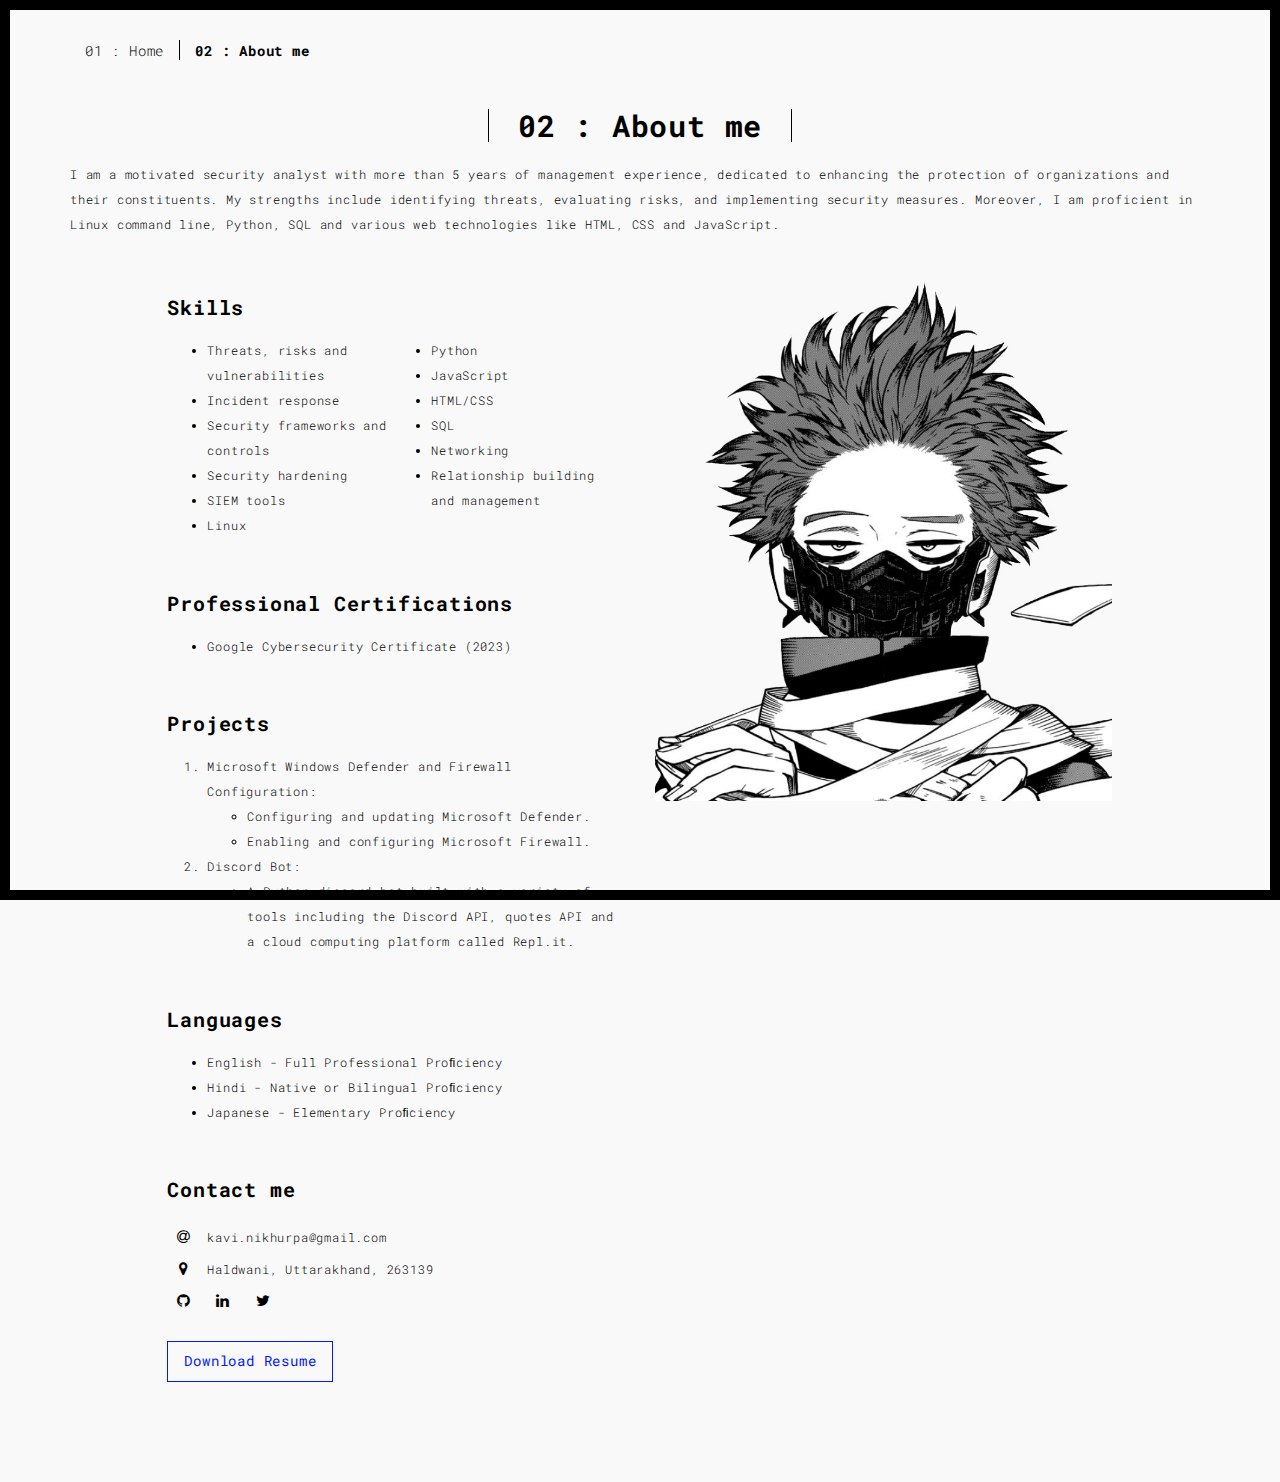
<file: about.html>
<!DOCTYPE html>
<html lang="en">

<head>
  <meta charset="UTF-8">
  <meta content="IE=edge" http-equiv="X-UA-Compatible">
  <meta content="width=device-width,initial-scale=1" name="viewport">
  <meta content="description" name="description">
  <meta name="google" content="notranslate" />

  <!-- Disable tap highlight on IE -->
  <meta name="msapplication-tap-highlight" content="no">

  <title>About</title>

  <link href="./assets/styles.css" rel="stylesheet">
</head>

<body class="">
  <div id="site-border-left"></div>
  <div id="site-border-right"></div>
  <div id="site-border-top"></div>
  <div id="site-border-bottom"></div>
  <!-- Add your content of header -->
  <header>
    <nav class="navbar  navbar-fixed-top navbar-default">
      <div class="container">
        <button type="button" class="navbar-toggle collapsed" data-toggle="collapse" data-target="#navbar-collapse"
          aria-expanded="false">
          <span class="sr-only">Toggle navigation</span>
          <span class="icon-bar"></span>
          <span class="icon-bar"></span>
          <span class="icon-bar"></span>
        </button>

        <div class="collapse navbar-collapse" id="navbar-collapse">
          <ul class="nav navbar-nav ">
            <li><a href="./index.html" title="">01 : Home</a></li>
            <!-- <li><a href="./work.html" title="">02 : Works</a></li> -->
            <li><a href="./about.html" title="">02 : About me</a></li>
          </ul>
        </div>
      </div>
    </nav>
  </header>

  <div class="section-container">
    <div class="container">
      <div class="row">
        <div class="col-xs-12">
          <div class="section-container-spacer text-center">
            <h1 class="h2">02 : About me</h1>
            <p class="text-justify">I am a motivated security analyst with more than 5 years of management experience,
              dedicated to enhancing the protection of organizations and their constituents. My strengths include
              identifying threats, evaluating risks, and implementing security measures. Moreover, I am proficient in
              Linux command line, Python, SQL and various web technologies like HTML, CSS and JavaScript.</p>
          </div>

          <div class="row">
            <div class="col-md-10 col-md-offset-1">
              <div class="row">
                <div class="col-xs-12 col-md-6">
                  <h3>Skills</h3>
                  <ul class="row">
                    <div class="col-xs-6">
                      <li>Threats, risks and vulnerabilities</li>
                      <li>Incident response</li>
                      <li>Security frameworks and controls</li>
                      <li>Security hardening</li>
                      <li>SIEM tools</li>
                      <li>Linux</li>
                    </div>
                    <div class="col-xs-6">
                      <li>Python</li>
                      <li>JavaScript</li>
                      <li>HTML/CSS</li>
                      <li>SQL</li>
                      <li>Networking</li>
                      <li>Relationship building and management</li>
                    </div>
                  </ul>
                  <br>
                  <h3>Professional Certifications</h3>
                  <ul>
                    <li>Google Cybersecurity Certificate (2023)</li>
                  </ul>
                  <br>
                  <h3>Projects</h3>
                  <ol>
                    <li>Microsoft Windows Defender and Firewall Configuration:
                      <ul>
                        <li>Configuring and updating Microsoft Defender.</li>
                        <li>Enabling and configuring Microsoft Firewall.</li>
                      </ul>
                    </li>
                    <li><a href="https://github.com/knikhurpa/discord-bot" target="_blank">Discord Bot:</a>
                      <ul>
                        <li>A Python discord bot built with a variety of tools including the Discord API, quotes API and
                          a cloud computing platform called Repl.it.</li>
                      </ul>
                    </li>
                  </ol>
                  <br>
                  <h3>Languages</h3>
                  <ul>
                    <li>English - Full Professional Proﬁciency</li>
                    <li>Hindi - Native or Bilingual Proﬁciency</li>
                    <li>Japanese - Elementary Proﬁciency</li>
                  </ul>
                  <br>
                  <!-- <h3>Interests</h3>
                  <ul>
                    <li>Learning languages</li>
                    <li>Playing guitar</li>
                    <li>Blogging</li>
                    <li>Mountain biking</li>
                  </ul>
                  <br> -->
                  <h3>Contact me</h3>
                  <ul class="list-unstyled">
                    <!-- <li>
                      <span class="fa-icon">
                        <i class="fa fa-phone" aria-hidden="true"></i>
                      </span>
                      + 33 9 07 45 12 65
                    </li> -->
                    <li>
                      <span class="fa-icon">
                        <i class="fa fa-at" aria-hidden="true"></i>
                      </span>
                      kavi.nikhurpa@gmail.com
                    </li>
                    <li>
                      <span class="fa-icon">
                        <i class="fa fa fa-map-marker" aria-hidden="true"></i>
                      </span>
                      Haldwani, Uttarakhand, 263139
                    </li>
                    <li>
                      <!-- social media links -->
                      <a href="https://github.com/knikhurpa" title="" class="fa-icon" target="_blank">
                        <i class="fa fa-github"></i>
                      </a>
                      <a href="https://www.linkedin.com/in/knikhurpa/" title="" class="fa-icon" target="_blank">
                        <i class="fa fa-linkedin"></i>
                      </a>
                      <a href="https://twitter.com/_pajama_samurai" title="" class="fa-icon" target="_blank">
                        <i class="fa fa-twitter"></i>
                      </a>
                    </li>
                    <br>
                    <li>
                      <a href="./assets/resume.pdf" class="btn btn-primary btn-lg" target="_blank">Download Resume</a>
                    </li>
                  </ul>

                </div>
                <div class="col-xs-12 col-md-6">
                  <img src="./assets/images/profile.jpg" class="img-responsive" alt="">
                </div>
              </div>
            </div>
          </div>


        </div>
      </div>
    </div>
  </div>


  <footer class="footer-container text-center">
    <div class="container">
      <div class="row">
        <div class="col-xs-12">
          <!-- <p>Dummy text</p> -->
        </div>
      </div>
    </div>
  </footer>

  <script>
    document.addEventListener("DOMContentLoaded", function (event) {
      navActivePage();
    });
  </script>

  <!-- Google Analytics: change UA-XXXXX-X to be your site's ID 

<script>
  (function (i, s, o, g, r, a, m) {
    i['GoogleAnalyticsObject'] = r; i[r] = i[r] || function () {
      (i[r].q = i[r].q || []).push(arguments)
    }, i[r].l = 1 * new Date(); a = s.createElement(o),
      m = s.getElementsByTagName(o)[0]; a.async = 1; a.src = g; m.parentNode.insertBefore(a, m)
  })(window, document, 'script', '//www.google-analytics.com/analytics.js', 'ga');
  ga('create', 'UA-XXXXX-X', 'auto');
  ga('send', 'pageview');
</script>

-->
  <script type="text/javascript" src="./assets/script.js"></script>
</body>

</html>
</file>
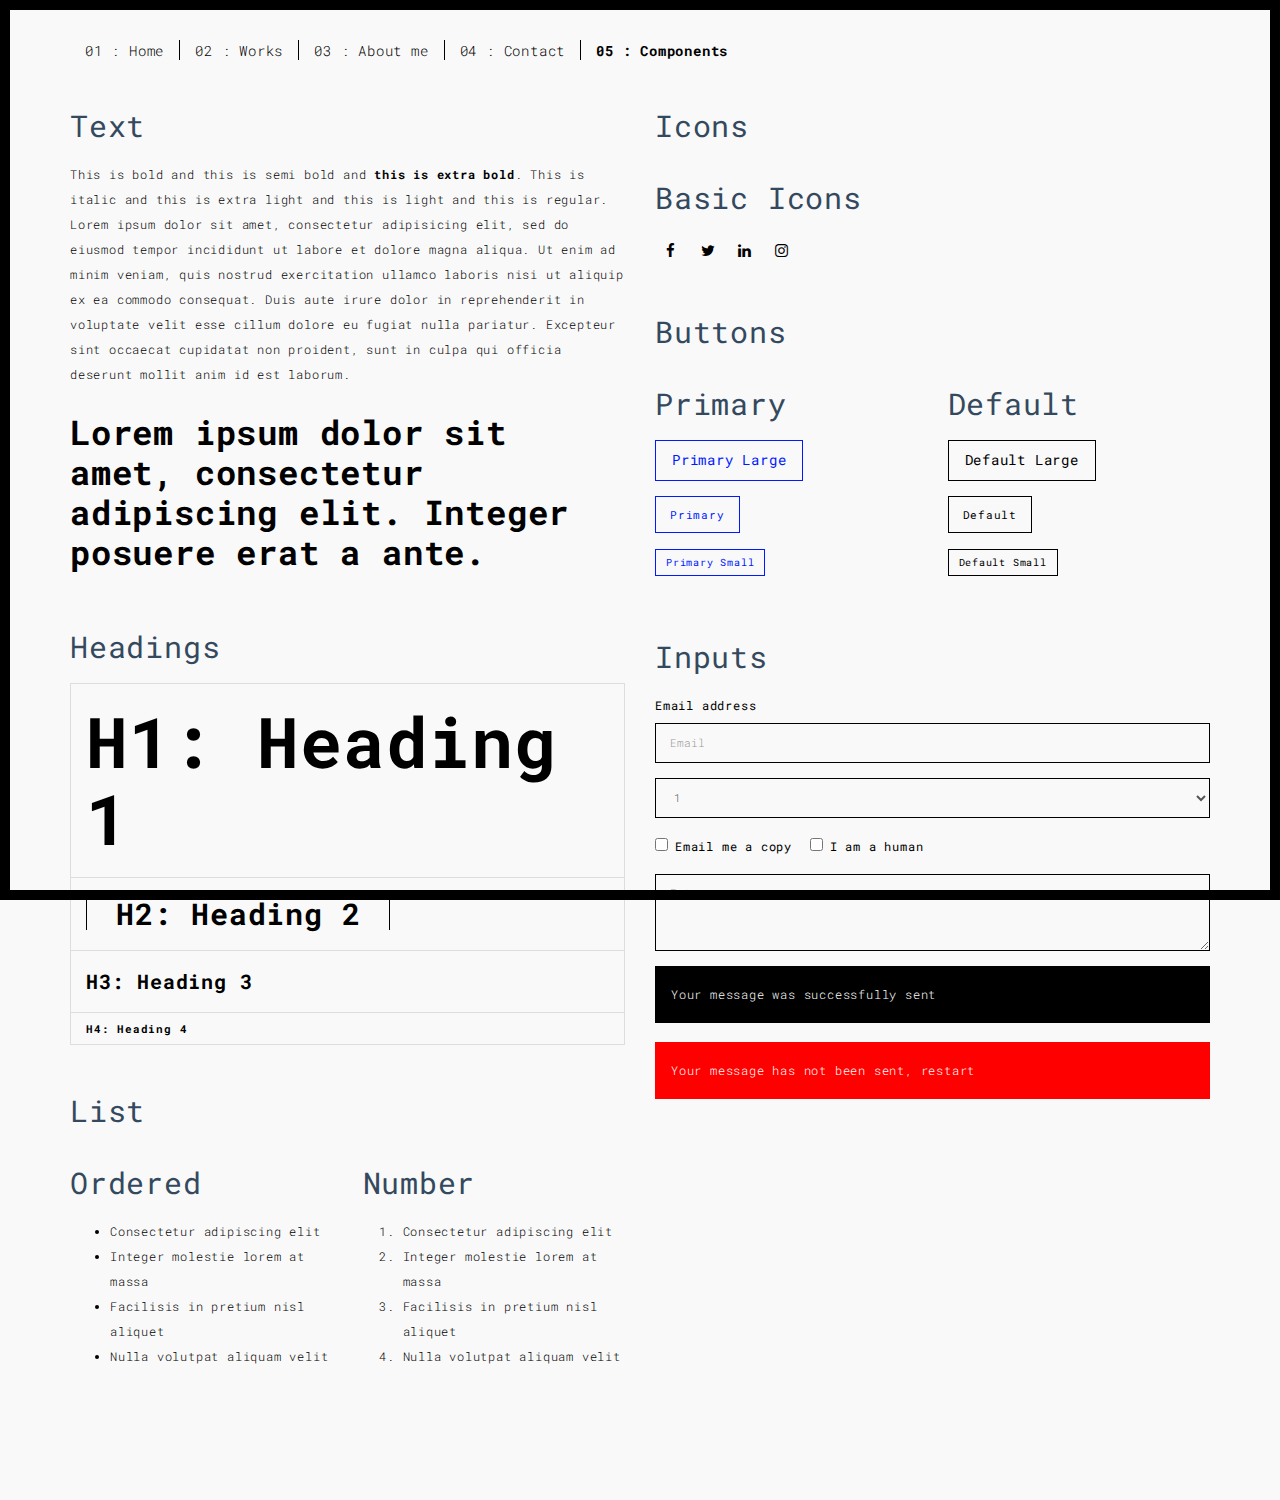
<file: components.html>
<!DOCTYPE html>
<html lang="en">

<head>
  <meta charset="UTF-8">
  <meta content="IE=edge" http-equiv="X-UA-Compatible">
  <meta content="width=device-width,initial-scale=1" name="viewport">
  <meta content="description" name="description">
  <meta name="google" content="notranslate" />

  <!-- Disable tap highlight on IE -->
  <meta name="msapplication-tap-highlight" content="no">
  
  <title>Title page</title>  

<link href="./assets/styles.css" rel="stylesheet"></head>

<body class="">
<div id="site-border-left"></div>
<div id="site-border-right"></div>
<div id="site-border-top"></div>
<div id="site-border-bottom"></div>
 <!-- Add your content of header -->
<header>
  <nav class="navbar  navbar-fixed-top navbar-default">
    <div class="container">
        <button type="button" class="navbar-toggle collapsed" data-toggle="collapse" data-target="#navbar-collapse" aria-expanded="false">
          <span class="sr-only">Toggle navigation</span>
          <span class="icon-bar"></span>
          <span class="icon-bar"></span>
          <span class="icon-bar"></span>
        </button>

      <div class="collapse navbar-collapse" id="navbar-collapse">
        <ul class="nav navbar-nav ">
          <li><a href="./index.html" title="">01 : Home</a></li>
          <li><a href="./works.html" title="">02 : Works</a></li>
          <li><a href="./about.html" title="">03 : About me</a></li>
          <li><a href="./contact.html" title="">04 : Contact</a></li>
          <li><a href="./components.html" title="">05 : Components</a></li>
        </ul>


      </div> 
    </div>
  </nav>
</header>

<div class="section-container">
  
<!-- Add your site or app content here -->
  <div class="container">
    <div class="row">
      <div class="col-xs-12 col-md-6">

        <div class="template-example">
          <h2 class="template-title-example">Text</h2>
          <p>This is bold and this is semi bold and <b>this is extra bold</b>. This is italic and this is extra light and this is light
          and this is regular. Lorem ipsum dolor sit amet, consectetur adipisicing elit, sed do eiusmod
          tempor incididunt ut labore et dolore magna aliqua. Ut enim ad minim veniam,
          quis nostrud exercitation ullamco laboris nisi ut aliquip ex ea commodo
          consequat. Duis aute irure dolor in reprehenderit in voluptate velit esse
          cillum dolore eu fugiat nulla pariatur. Excepteur sint occaecat cupidatat non
          proident, sunt in culpa qui officia deserunt mollit anim id est laborum.

          <blockquote>
            <p>Lorem ipsum dolor sit amet, consectetur adipiscing elit. Integer posuere erat a ante.</p>
          </blockquote>
          
          </p>
        </div>

        <div class="template-example">
          <h2 class="template-title-example">Headings</h2>
          
          <table class="table table-bordered">
            <tr><td><h1>H1: Heading 1</h1></td></tr>
            <tr><td><h2>H2: Heading 2</h2></td></tr>
            <tr><td><h3>H3: Heading 3</h3></td></tr>
            <tr><td><h4>H4: Heading 4</h4></td></tr>
          </table>
          
        </div>

        
        <div class="template-example">
          <h2 class="template-title-example">List</h2>
          <div class="row">
            <div class="col-md-6">
              <h3 class="template-title-example">Ordered</h3>
              <ul>
                <li>Consectetur adipiscing elit</li>
                <li>Integer molestie lorem at massa</li>
                <li>Facilisis in pretium nisl aliquet</li>
                <li>Nulla volutpat aliquam velit</li>
              </ul>
            </div>
            <div class="col-md-6">
              <h3 class="template-title-example">Number</h3>
              <ol>
                <li>Consectetur adipiscing elit</li>
                <li>Integer molestie lorem at massa</li>
                <li>Facilisis in pretium nisl aliquet</li>
                <li>Nulla volutpat aliquam velit</li>
              </ol>
            </div>
          </div>
        </div>
        
      </div>

      <div class="col-xs-12 col-md-6">
        <div class="template-example">
          <h2 class="template-title-example">Icons</h2>
          
          <div class="row">
            
            <div class="col-md-6">
               <h3 class="template-title-example">Basic Icons</h2>
                <ul class="list-icons">
                  <li>
                    <span class="fa-icon">
                      <i class="fa fa-facebook"></i>
                    </span>
                  </li>
                  <li>
                    <span class="fa-icon">
                      <i class="fa fa-twitter"></i>
                    </span>
                  </li>
                  <li>
                    <span class="fa-icon">
                      <i class="fa fa-linkedin"></i>
                    </span>
                  </li>
                  <li>
                    <span class="fa-icon">
                      <i class="fa fa-instagram"></i>
                    </span>
                  </li>
                </ul>
            </div>

          </div>


          


        </div>

        <div class="template-example">
          <h2 class="template-title-example">Buttons</h2>
          <div class="row">
            <div class="col-md-6">
              <h3 class="template-title-example">Primary</h2>
              <div class="row">
                  <div class="col-md-6">
                  <p><a href="" class="btn btn-primary btn-lg">Primary Large</a></p>
                  <p><a href="" class="btn btn-primary">Primary </a></p>
                  <p><a href="" class="btn btn-primary btn-sm">Primary Small</a></p>
                </div>
              </div>

              
            </div>

            <div class="col-md-6">
              <h3 class="template-title-example">Default</h2>
              <div class="row">
                  <div class="col-md-6">
                  <p><a href="" class="btn btn-default btn-lg">Default Large</a></p>
                  <p><a href="" class="btn btn-default">Default </a></p>
                  <p><a href="" class="btn btn-default btn-sm">Default Small</a></p>
                </div>
              </div>

            </div>
          </div>
        </div>
        
        <div class="template-example">
          <h2 class="template-title-example">Inputs</h2>

            <div class="form-group">
              <label for="exampleInputEmail1">Email address</label>
              <input type="email" class="form-control" id="exampleInputEmail1" placeholder="Email">
            </div>

            <div class="form-group">
              <select class="form-control">
                <option>1</option>
                <option>2</option>
                <option>3</option>
                <option>4</option>
                <option>5</option>
              </select>
            </div>

            <div class="form-group">
              <label class="checkbox-inline">
                <input 
                type="checkbox" id="inlineCheckbox1" value="option1"> Email me a copy
              </label>
              <label class="checkbox-inline">
                <input type="checkbox" id="inlineCheckbox2" value="option2"> I am a human
              </label>
            </div>

            <div class="form-group">
              <textarea class="form-control" rows="3" placeholder="Enter your message"></textarea>
            </div>
            
            <div class="alert alert-success" role="alert">Your message was successfully sent</div>
            <div class="alert alert-danger" role="alert">Your message has not been sent, restart</div>
        </div>




      </div>
    </div>
  </div>
</div>

<footer class="footer-container text-center">
  <div class="container">
    <div class="row">
      <div class="col-xs-12">
        <!-- <p>© UNTITLED | Website created with <a href="http://www.mashup-template.com/" title="Create website with free html template">Mashup Template</a>/<a href="https://www.unsplash.com/" title="Beautiful Free Images">Unsplash</a></p> -->
      </div>
    </div>
  </div>
</footer>

<script>
  document.addEventListener("DOMContentLoaded", function (event) {
     navActivePage();
  });
</script>

<!-- Google Analytics: change UA-XXXXX-X to be your site's ID 

<script>
  (function (i, s, o, g, r, a, m) {
    i['GoogleAnalyticsObject'] = r; i[r] = i[r] || function () {
      (i[r].q = i[r].q || []).push(arguments)
    }, i[r].l = 1 * new Date(); a = s.createElement(o),
      m = s.getElementsByTagName(o)[0]; a.async = 1; a.src = g; m.parentNode.insertBefore(a, m)
  })(window, document, 'script', '//www.google-analytics.com/analytics.js', 'ga');
  ga('create', 'UA-XXXXX-X', 'auto');
  ga('send', 'pageview');
</script>

--> <script type="text/javascript" src="./assets/script.js"></script></body>

</html>
</file>
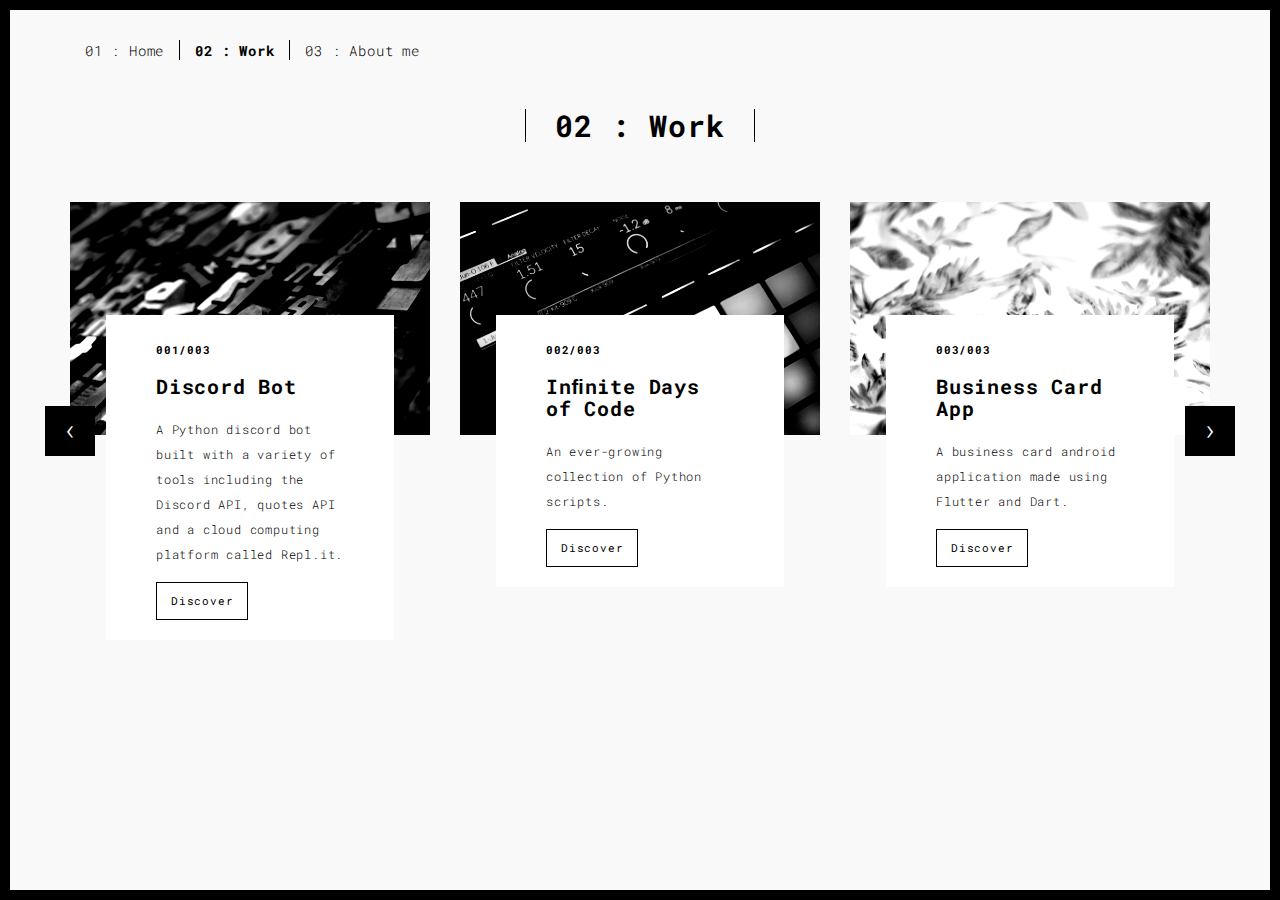
<file: work.html>
<!-- Add projects related data in this file -->
<!DOCTYPE html>
<html lang="en">

<head>
  <meta charset="UTF-8">
  <meta content="IE=edge" http-equiv="X-UA-Compatible">
  <meta content="width=device-width,initial-scale=1" name="viewport">
  <meta content="description" name="description">
  <meta name="google" content="notranslate" />

  <!-- Disable tap highlight on IE -->
  <meta name="msapplication-tap-highlight" content="no">

  <title>Work</title>
  <link href="./assets/styles.css" rel="stylesheet">
</head>

<body class="">
  <div id="site-border-left"></div>
  <div id="site-border-right"></div>
  <div id="site-border-top"></div>
  <div id="site-border-bottom"></div>
  <!-- Add your content of header -->
  <header>
    <nav class="navbar  navbar-fixed-top navbar-default">
      <div class="container">
        <button type="button" class="navbar-toggle collapsed" data-toggle="collapse" data-target="#navbar-collapse"
          aria-expanded="false">
          <span class="sr-only">Toggle navigation</span>
          <span class="icon-bar"></span>
          <span class="icon-bar"></span>
          <span class="icon-bar"></span>
        </button>

        <div class="collapse navbar-collapse" id="navbar-collapse">
          <ul class="nav navbar-nav ">
            <li><a href="./index.html" title="">01 : Home</a></li>
            <li><a href="./work.html" title="">02 : Work</a></li>
            <li><a href="./about.html" title="">03 : About me</a></li>
          </ul>
        </div>
      </div>
    </nav>

  <div class="section-container">
    <div class="container">
      <div class="row">
        <div class="col-sm-8 col-sm-offset-2 section-container-spacer">
          <div class="text-center">
            <h1 class="h2">02 : Work</h1>
            <!-- <p>Dummy text</p> -->
          </div>
        </div>

        <div class="col-md-12">

          <div id="myCarousel" class="carousel slide projects-carousel">
            <!-- Carousel items -->
            <div class="carousel-inner">
              <div class="item active">
                <div class="row">
                  <div class="col-sm-4">
                    <a href="#" title="" class="black-image-project-hover">
                      <img src="./assets/images/work01-hover.jpg" alt="" class="img-responsive">
                    </a>
                    <div class="card-container card-container-lg">
                      <h4>001/003</h4>
                      <h3>Discord Bot</h3>
                      <p>A Python discord bot built with a variety of tools including the Discord API, quotes API and a cloud computing platform called Repl.it.</p>
                      <a href="https://github.com/knikhurpa/discord-bot" title="" class="btn btn-default">Discover</a>
                    </div>
                  </div>
                  <div class="col-sm-4">
                    <a href="#" title="" class="black-image-project-hover">
                      <img src="./assets/images/work02-hover.jpg" alt="" class="img-responsive">
                    </a>
                    <div class="card-container card-container-lg">
                      <h4>002/003</h4>
                      <h3>Inﬁnite Days of Code</h3>
                      <p>An ever-growing collection of Python scripts.</p>
                      <a href="https://github.com/knikhurpa/inﬁnite-days-of-code" title="" class="btn btn-default">Discover</a>
                    </div>
                  </div>
                  <div class="col-sm-4">
                    <a href="#" title="" class="black-image-project-hover">
                      <img src="./assets/images/work03-hover.jpg" alt="" class="img-responsive">
                    </a>
                    <div class="card-container card-container-lg">
                      <h4>003/003</h4>
                      <h3>Business Card App</h3>
                      <p>A business card android application made using Flutter and Dart.</p>
                      <a href="https://github.com/knikhurpa/business-card-flutter" title="" class="btn btn-default">Discover</a>
                    </div>
                  </div>

                </div>
                <!--/row-->
              </div>
              <!--/item-->
              <!-- <div class="item">
                <div class="row">
                  <div class="col-sm-4">
                    <a href="./work.html" class="black-image-project-hover">
                      <img src="./assets/images/work01-hover.jpg" alt="Image" class="img-responsive">
                    </a>
                    <div class="card-container">
                      <h4>004/006</h4>
                      <h3>Nulla scelerisque</h3>
                      <p>Proin pharetra metus id iaculis dignissim. In aliquet lorem ut ex ullamcorper.</p>
                      <a href="./work.html" class="btn btn-default">Discover</a>
                    </div>
                  </div>
                  <div class="col-sm-4">
                    <a href="./work.html" class="black-image-project-hover">
                      <img src="./assets/images/work02-hover.jpg" alt="Image" class="img-responsive">
                    </a>
                    <div class="card-container">
                      <h4>005/006</h4>
                      <h3>Fringilla sit amet</h3>
                      <p>Nulla facilisi. Vivamus vestibulum, elit in scelerisque ultricies.</p>
                      <a href="./work.html" class="btn btn-default">Discover</a>
                    </div>
                  </div>

                  <div class="col-sm-4">
                    <a href="./work.html" class="black-image-project-hover">
                      <img src="./assets/images/work03-hover.jpg" alt="Image" class="img-responsive">
                    </a>
                    <div class="card-container">
                      <h4>006/006</h4>
                      <h3>Vivamus vestibulum</h3>
                      <p>Fusce sed hendrerit augue, a rhoncus velit. In non lorem mattis, tempor sem sit amet.</p>
                      <a href="./work.html" class="btn btn-default">Discover</a>
                    </div>
                  </div>

                </div> -->
                <!--/row-->
              <!-- </div> -->

              <!--/item-->
            </div>
            <!--/carousel-inner-->
            <a class="left carousel-control" href="#myCarousel" data-slide="prev">‹</a>

            <a class="right carousel-control" href="#myCarousel" data-slide="next">›</a>
          </div>



          <!--/myCarousel-->
        </div>



      </div>
    </div>
  </div>


  <footer class="footer-container text-center">
    <div class="container">
      <div class="row">
        <div class="col-xs-12">
          <!-- <p>Dummy text</a></p> -->
        </div>
      </div>
    </div>
  </footer>

  <script>
    document.addEventListener("DOMContentLoaded", function (event) {
      navActivePage();
    });
  </script>

  <!-- Google Analytics: change UA-XXXXX-X to be your site's ID 
<script>
  (function (i, s, o, g, r, a, m) {
    i['GoogleAnalyticsObject'] = r; i[r] = i[r] || function () {
      (i[r].q = i[r].q || []).push(arguments)
    }, i[r].l = 1 * new Date(); a = s.createElement(o),
      m = s.getElementsByTagName(o)[0]; a.async = 1; a.src = g; m.parentNode.insertBefore(a, m)
  })(window, document, 'script', '//www.google-analytics.com/analytics.js', 'ga');
  ga('create', 'UA-XXXXX-X', 'auto');
  ga('send', 'pageview');
</script>
-->
  <script type="text/javascript" src="./assets/script.js"></script>
</body>

</html>
</file>
<file: assets/styles.css>
@import url(https://fonts.googleapis.com/css?family=Roboto:900|Roboto+Mono:300,400,700);
@import url(https://maxcdn.bootstrapcdn.com/font-awesome/4.7.0/css/font-awesome.min.css);

/*!
 * Bootstrap v3.3.7 (http://getbootstrap.com)
 * Copyright 2011-2016 Twitter, Inc.
 * Licensed under MIT (https://github.com/twbs/bootstrap/blob/master/LICENSE)
 */
/*! normalize.css v3.0.3 | MIT License | github.com/necolas/normalize.css */
html {
    font-family: sans-serif;
    -ms-text-size-adjust: 100%;
    -webkit-text-size-adjust: 100%
}

body {
    margin: 0
}

article,
aside,
details,
figcaption,
figure,
footer,
header,
hgroup,
main,
menu,
nav,
section,
summary {
    display: block
}

audio,
canvas,
progress,
video {
    display: inline-block;
    vertical-align: baseline
}

audio:not([controls]) {
    display: none;
    height: 0
}

[hidden],
template {
    display: none
}

a {
    background-color: transparent
}

a:active,
a:hover {
    outline: 0
}

abbr[title] {
    border-bottom: 1px dotted
}

b,
strong {
    font-weight: 700
}

dfn {
    font-style: italic
}

h1 {
    font-size: 2em;
    margin: .67em 0
}

mark {
    background: #ff0;
    color: #000
}

small {
    font-size: 80%
}

sub,
sup {
    font-size: 75%;
    line-height: 0;
    position: relative;
    vertical-align: baseline
}

sup {
    top: -.5em
}

sub {
    bottom: -.25em
}

img {
    border: 0
}

svg:not(:root) {
    overflow: hidden
}

figure {
    margin: 1em 40px
}

hr {
    box-sizing: content-box;
    height: 0
}

pre {
    overflow: auto
}

code,
kbd,
pre,
samp {
    font-family: monospace, monospace;
    font-size: 1em
}

button,
input,
optgroup,
select,
textarea {
    color: inherit;
    font: inherit;
    margin: 0
}

button {
    overflow: visible
}

button,
select {
    text-transform: none
}

button,
html input[type=button],
input[type=reset],
input[type=submit] {
    -webkit-appearance: button;
    cursor: pointer
}

button[disabled],
html input[disabled] {
    cursor: default
}

button::-moz-focus-inner,
input::-moz-focus-inner {
    border: 0;
    padding: 0
}

input {
    line-height: normal
}

input[type=checkbox],
input[type=radio] {
    box-sizing: border-box;
    padding: 0
}

input[type=number]::-webkit-inner-spin-button,
input[type=number]::-webkit-outer-spin-button {
    height: auto
}

input[type=search] {
    -webkit-appearance: textfield;
    box-sizing: content-box
}

input[type=search]::-webkit-search-cancel-button,
input[type=search]::-webkit-search-decoration {
    -webkit-appearance: none
}

fieldset {
    border: 1px solid silver;
    margin: 0 2px;
    padding: .35em .625em .75em
}

textarea {
    overflow: auto
}

optgroup {
    font-weight: 700
}

table {
    border-collapse: collapse;
    border-spacing: 0
}

td,
th {
    padding: 0
}

/*! Source: https://github.com/h5bp/html5-boilerplate/blob/master/src/css/main.css */
@media print {

    *,
    :after,
    :before {
        background: transparent !important;
        color: #000 !important;
        box-shadow: none !important;
        text-shadow: none !important
    }

    a,
    a:visited {
        text-decoration: underline
    }

    a[href]:after {
        content: " (" attr(href) ")"
    }

    abbr[title]:after {
        content: " (" attr(title) ")"
    }

    a[href^="#"]:after,
    a[href^="javascript:"]:after {
        content: ""
    }

    blockquote,
    pre {
        border: 1px solid #999;
        page-break-inside: avoid
    }

    thead {
        display: table-header-group
    }

    img,
    tr {
        page-break-inside: avoid
    }

    img {
        max-width: 100% !important
    }

    h2,
    h3,
    p {
        orphans: 3;
        widows: 3
    }

    h2,
    h3 {
        page-break-after: avoid
    }

    .navbar {
        display: none
    }

    .btn>.caret,
    .dropup>.btn>.caret {
        border-top-color: #000 !important
    }

    .label {
        border: 1px solid #000
    }

    .table {
        border-collapse: collapse !important
    }

    .table td,
    .table th {
        background-color: #f9f9f9 !important
    }

    .table-bordered td,
    .table-bordered th {
        border: 1px solid #ddd !important
    }
}

*,
:after,
:before {
    -webkit-box-sizing: border-box;
    -moz-box-sizing: border-box;
    box-sizing: border-box
}

html {
    font-size: 10px;
    -webkit-tap-highlight-color: transparent
}

body {
    font-family: Roboto Mono, Helvetica, Arial, sans-serif;
    font-size: 12px;
    line-height: 1.78;
    color: #000;
    background-color: #f9f9f9
}

button,
input,
select,
textarea {
    font-family: inherit;
    font-size: inherit;
    line-height: inherit
}

a {
    /* color: #001aff; */
    color: black;
    text-decoration: none
}

a:focus,
a:hover {
    /* color: #0012b3;
    text-decoration: underline */
    text-decoration: none;
    font-weight: 700
}

a:focus {
    outline: 5px auto -webkit-focus-ring-color;
    outline-offset: -2px
}

figure {
    margin: 0
}

img {
    vertical-align: middle
}

.img-responsive {
    display: block;
    max-width: 100%;
    height: auto
}

.img-rounded {
    border-radius: 0
}

.img-thumbnail {
    padding: 4px;
    line-height: 1.78;
    background-color: #f9f9f9;
    border: 1px solid #ddd;
    border-radius: 0;
    -webkit-transition: all .2s ease-in-out;
    -o-transition: all .2s ease-in-out;
    transition: all .2s ease-in-out;
    display: inline-block;
    max-width: 100%;
    height: auto
}

.img-circle {
    border-radius: 50%
}

hr {
    margin-top: 19px;
    margin-bottom: 19px;
    border: 0;
    border-top: 1px solid #eee
}

.sr-only {
    position: absolute;
    width: 1px;
    height: 1px;
    margin: -1px;
    padding: 0;
    overflow: hidden;
    clip: rect(0, 0, 0, 0);
    border: 0
}

.sr-only-focusable:active,
.sr-only-focusable:focus {
    position: static;
    width: auto;
    height: auto;
    margin: 0;
    overflow: visible;
    clip: auto
}

[role=button] {
    cursor: pointer
}

.h1,
.h2,
.h3,
.h4,
.h5,
.h6,
h1,
h2,
h3,
h4,
h5,
h6 {
    font-family: Roboto Mono, Helvetica, Arial, sans-serif;
    font-weight: 700;
    line-height: 1.1;
    color: #000
}

.h1 .small,
.h1 small,
.h2 .small,
.h2 small,
.h3 .small,
.h3 small,
.h4 .small,
.h4 small,
.h5 .small,
.h5 small,
.h6 .small,
.h6 small,
h1 .small,
h1 small,
h2 .small,
h2 small,
h3 .small,
h3 small,
h4 .small,
h4 small,
h5 .small,
h5 small,
h6 .small,
h6 small {
    font-weight: 400;
    line-height: 1;
    color: #777
}

.h1,
.h2,
.h3,
h1,
h2,
h3 {
    margin-top: 19px;
    margin-bottom: 9.5px
}

.h1 .small,
.h1 small,
.h2 .small,
.h2 small,
.h3 .small,
.h3 small,
h1 .small,
h1 small,
h2 .small,
h2 small,
h3 .small,
h3 small {
    font-size: 65%
}

.h4,
.h5,
.h6,
h4,
h5,
h6 {
    margin-top: 9.5px;
    margin-bottom: 9.5px
}

.h4 .small,
.h4 small,
.h5 .small,
.h5 small,
.h6 .small,
.h6 small,
h4 .small,
h4 small,
h5 .small,
h5 small,
h6 .small,
h6 small {
    font-size: 75%
}

.h1,
h1 {
    font-size: 70px
}

.h2,
h2 {
    font-size: 30px
}

.h3,
h3 {
    font-size: 20px
}

.h4,
.h5,
h4,
h5 {
    font-size: 11px
}

.h6,
h6 {
    font-size: 10px
}

p {
    margin: 0 0 9.5px
}

.lead {
    margin-bottom: 19px;
    font-size: 12px;
    font-weight: 300;
    line-height: 1.4
}

@media (min-width:768px) {
    .lead {
        font-size: 16.5px
    }
}

.small,
small {
    font-size: 90%
}

.mark,
mark {
    background-color: #fcf8e3;
    padding: .2em
}

.text-left {
    text-align: left
}

.text-right {
    text-align: right
}

.text-center {
    text-align: center
}

.text-justify {
    text-align: left
}

.text-nowrap {
    white-space: nowrap
}

.text-lowercase {
    text-transform: lowercase
}

.initialism,
.text-uppercase {
    text-transform: uppercase
}

.text-capitalize {
    text-transform: capitalize
}

.text-muted {
    color: #777
}

.text-primary {
    color: #001aff
}

a.text-primary:focus,
a.text-primary:hover {
    color: #0015cc
}

.text-success {
    color: #fff
}

a.text-success:focus,
a.text-success:hover {
    color: #e6e6e6
}

.text-info {
    color: #31708f
}

a.text-info:focus,
a.text-info:hover {
    color: #245269
}

.text-warning {
    color: #8a6d3b
}

a.text-warning:focus,
a.text-warning:hover {
    color: #66512c
}

.text-danger {
    color: #fff
}

a.text-danger:focus,
a.text-danger:hover {
    color: #e6e6e6
}

.bg-primary {
    color: #fff;
    background-color: #001aff
}

a.bg-primary:focus,
a.bg-primary:hover {
    background-color: #0015cc
}

.bg-success,
a.bg-success:focus,
a.bg-success:hover {
    background-color: #000
}

.bg-info {
    background-color: #d9edf7
}

a.bg-info:focus,
a.bg-info:hover {
    background-color: #afd9ee
}

.bg-warning {
    background-color: #fcf8e3
}

a.bg-warning:focus,
a.bg-warning:hover {
    background-color: #f7ecb5
}

.bg-danger {
    background-color: red
}

a.bg-danger:focus,
a.bg-danger:hover {
    background-color: #c00
}

.page-header {
    padding-bottom: 8.5px;
    margin: 38px 0 19px;
    border-bottom: 1px solid #eee
}

ol,
ul {
    margin-top: 0;
    margin-bottom: 9.5px
}

ol ol,
ol ul,
ul ol,
ul ul {
    margin-bottom: 0
}

.list-inline,
.list-unstyled {
    padding-left: 0;
    list-style: none
}

.list-inline {
    margin-left: -5px
}

.list-inline>li {
    display: inline-block;
    padding-left: 5px;
    padding-right: 5px
}

dl {
    margin-top: 0;
    margin-bottom: 19px
}

dd,
dt {
    line-height: 1.78
}

dt {
    font-weight: 700
}

dd {
    margin-left: 0
}

.dl-horizontal dd:after,
.dl-horizontal dd:before {
    content: " ";
    display: table
}

.dl-horizontal dd:after {
    clear: both
}

@media (min-width:768px) {
    .dl-horizontal dt {
        float: left;
        width: 160px;
        clear: left;
        text-align: right;
        overflow: hidden;
        text-overflow: ellipsis;
        white-space: nowrap
    }

    .dl-horizontal dd {
        margin-left: 180px
    }
}

abbr[data-original-title],
abbr[title] {
    cursor: help;
    border-bottom: 1px dotted #777
}

.initialism {
    font-size: 90%
}

blockquote {
    padding: 9.5px 19px;
    margin: 0 0 19px;
    font-size: 13.75px;
    border-left: 5px solid #eee
}

blockquote ol:last-child,
blockquote p:last-child,
blockquote ul:last-child {
    margin-bottom: 0
}

blockquote .small,
blockquote footer,
blockquote small {
    display: block;
    font-size: 80%;
    line-height: 1.78;
    color: #777
}

blockquote .small:before,
blockquote footer:before,
blockquote small:before {
    content: "\2014   \A0"
}

.blockquote-reverse,
blockquote.pull-right {
    padding-right: 15px;
    padding-left: 0;
    border-right: 5px solid #eee;
    border-left: 0;
    text-align: right
}

.blockquote-reverse .small:before,
.blockquote-reverse footer:before,
.blockquote-reverse small:before,
blockquote.pull-right .small:before,
blockquote.pull-right footer:before,
blockquote.pull-right small:before {
    content: ""
}

.blockquote-reverse .small:after,
.blockquote-reverse footer:after,
.blockquote-reverse small:after,
blockquote.pull-right .small:after,
blockquote.pull-right footer:after,
blockquote.pull-right small:after {
    content: "\A0   \2014"
}

address {
    margin-bottom: 19px;
    font-style: normal;
    line-height: 1.78
}

code,
kbd,
pre,
samp {
    font-family: Menlo, Monaco, Consolas, Courier New, monospace
}

code {
    color: #c7254e;
    background-color: #f9f2f4
}

code,
kbd {
    padding: 2px 4px;
    font-size: 90%;
    border-radius: 0
}

kbd {
    color: #fff;
    background-color: #333;
    box-shadow: inset 0 -1px 0 rgba(0, 0, 0, .25)
}

kbd kbd {
    padding: 0;
    font-size: 100%;
    font-weight: 700;
    box-shadow: none
}

pre {
    display: block;
    padding: 9px;
    margin: 0 0 9.5px;
    font-size: 10px;
    line-height: 1.78;
    word-break: break-all;
    word-wrap: break-word;
    color: #333;
    background-color: #f5f5f5;
    border: 1px solid #ccc;
    border-radius: 0
}

pre code {
    padding: 0;
    font-size: inherit;
    color: inherit;
    white-space: pre-wrap;
    background-color: transparent;
    border-radius: 0
}

.pre-scrollable {
    max-height: 340px;
    overflow-y: scroll
}

.container {
    margin-right: auto;
    margin-left: auto;
    padding-left: 15px;
    padding-right: 15px
}

.container:after,
.container:before {
    content: " ";
    display: table
}

.container:after {
    clear: both
}

@media (min-width:768px) {
    .container {
        width: 750px
    }
}

@media (min-width:992px) {
    .container {
        width: 970px
    }
}

@media (min-width:1200px) {
    .container {
        width: 1170px
    }
}

.container-fluid {
    margin-right: auto;
    margin-left: auto;
    padding-left: 15px;
    padding-right: 15px
}

.container-fluid:after,
.container-fluid:before {
    content: " ";
    display: table
}

.container-fluid:after {
    clear: both
}

.row {
    margin-left: -15px;
    margin-right: -15px
}

.row:after,
.row:before {
    content: " ";
    display: table
}

.row:after {
    clear: both
}

.col-lg-1,
.col-lg-2,
.col-lg-3,
.col-lg-4,
.col-lg-5,
.col-lg-6,
.col-lg-7,
.col-lg-8,
.col-lg-9,
.col-lg-10,
.col-lg-11,
.col-lg-12,
.col-md-1,
.col-md-2,
.col-md-3,
.col-md-4,
.col-md-5,
.col-md-6,
.col-md-7,
.col-md-8,
.col-md-9,
.col-md-10,
.col-md-11,
.col-md-12,
.col-sm-1,
.col-sm-2,
.col-sm-3,
.col-sm-4,
.col-sm-5,
.col-sm-6,
.col-sm-7,
.col-sm-8,
.col-sm-9,
.col-sm-10,
.col-sm-11,
.col-sm-12,
.col-xs-1,
.col-xs-2,
.col-xs-3,
.col-xs-4,
.col-xs-5,
.col-xs-6,
.col-xs-7,
.col-xs-8,
.col-xs-9,
.col-xs-10,
.col-xs-11,
.col-xs-12 {
    position: relative;
    min-height: 1px;
    padding-left: 15px;
    padding-right: 15px
}

.col-xs-1,
.col-xs-2,
.col-xs-3,
.col-xs-4,
.col-xs-5,
.col-xs-6,
.col-xs-7,
.col-xs-8,
.col-xs-9,
.col-xs-10,
.col-xs-11,
.col-xs-12 {
    float: left
}

.col-xs-1 {
    width: 8.33333%
}

.col-xs-2 {
    width: 16.66667%
}

.col-xs-3 {
    width: 25%
}

.col-xs-4 {
    width: 33.33333%
}

.col-xs-5 {
    width: 41.66667%
}

.col-xs-6 {
    width: 50%
}

.col-xs-7 {
    width: 58.33333%
}

.col-xs-8 {
    width: 66.66667%
}

.col-xs-9 {
    width: 75%
}

.col-xs-10 {
    width: 83.33333%
}

.col-xs-11 {
    width: 91.66667%
}

.col-xs-12 {
    width: 100%
}

.col-xs-pull-0 {
    right: auto
}

.col-xs-pull-1 {
    right: 8.33333%
}

.col-xs-pull-2 {
    right: 16.66667%
}

.col-xs-pull-3 {
    right: 25%
}

.col-xs-pull-4 {
    right: 33.33333%
}

.col-xs-pull-5 {
    right: 41.66667%
}

.col-xs-pull-6 {
    right: 50%
}

.col-xs-pull-7 {
    right: 58.33333%
}

.col-xs-pull-8 {
    right: 66.66667%
}

.col-xs-pull-9 {
    right: 75%
}

.col-xs-pull-10 {
    right: 83.33333%
}

.col-xs-pull-11 {
    right: 91.66667%
}

.col-xs-pull-12 {
    right: 100%
}

.col-xs-push-0 {
    left: auto
}

.col-xs-push-1 {
    left: 8.33333%
}

.col-xs-push-2 {
    left: 16.66667%
}

.col-xs-push-3 {
    left: 25%
}

.col-xs-push-4 {
    left: 33.33333%
}

.col-xs-push-5 {
    left: 41.66667%
}

.col-xs-push-6 {
    left: 50%
}

.col-xs-push-7 {
    left: 58.33333%
}

.col-xs-push-8 {
    left: 66.66667%
}

.col-xs-push-9 {
    left: 75%
}

.col-xs-push-10 {
    left: 83.33333%
}

.col-xs-push-11 {
    left: 91.66667%
}

.col-xs-push-12 {
    left: 100%
}

.col-xs-offset-0 {
    margin-left: 0
}

.col-xs-offset-1 {
    margin-left: 8.33333%
}

.col-xs-offset-2 {
    margin-left: 16.66667%
}

.col-xs-offset-3 {
    margin-left: 25%
}

.col-xs-offset-4 {
    margin-left: 33.33333%
}

.col-xs-offset-5 {
    margin-left: 41.66667%
}

.col-xs-offset-6 {
    margin-left: 50%
}

.col-xs-offset-7 {
    margin-left: 58.33333%
}

.col-xs-offset-8 {
    margin-left: 66.66667%
}

.col-xs-offset-9 {
    margin-left: 75%
}

.col-xs-offset-10 {
    margin-left: 83.33333%
}

.col-xs-offset-11 {
    margin-left: 91.66667%
}

.col-xs-offset-12 {
    margin-left: 100%
}

@media (min-width:768px) {

    .col-sm-1,
    .col-sm-2,
    .col-sm-3,
    .col-sm-4,
    .col-sm-5,
    .col-sm-6,
    .col-sm-7,
    .col-sm-8,
    .col-sm-9,
    .col-sm-10,
    .col-sm-11,
    .col-sm-12 {
        float: left
    }

    .col-sm-1 {
        width: 8.33333%
    }

    .col-sm-2 {
        width: 16.66667%
    }

    .col-sm-3 {
        width: 25%
    }

    .col-sm-4 {
        width: 33.33333%
    }

    .col-sm-5 {
        width: 41.66667%
    }

    .col-sm-6 {
        width: 50%
    }

    .col-sm-7 {
        width: 58.33333%
    }

    .col-sm-8 {
        width: 66.66667%
    }

    .col-sm-9 {
        width: 75%
    }

    .col-sm-10 {
        width: 83.33333%
    }

    .col-sm-11 {
        width: 91.66667%
    }

    .col-sm-12 {
        width: 100%
    }

    .col-sm-pull-0 {
        right: auto
    }

    .col-sm-pull-1 {
        right: 8.33333%
    }

    .col-sm-pull-2 {
        right: 16.66667%
    }

    .col-sm-pull-3 {
        right: 25%
    }

    .col-sm-pull-4 {
        right: 33.33333%
    }

    .col-sm-pull-5 {
        right: 41.66667%
    }

    .col-sm-pull-6 {
        right: 50%
    }

    .col-sm-pull-7 {
        right: 58.33333%
    }

    .col-sm-pull-8 {
        right: 66.66667%
    }

    .col-sm-pull-9 {
        right: 75%
    }

    .col-sm-pull-10 {
        right: 83.33333%
    }

    .col-sm-pull-11 {
        right: 91.66667%
    }

    .col-sm-pull-12 {
        right: 100%
    }

    .col-sm-push-0 {
        left: auto
    }

    .col-sm-push-1 {
        left: 8.33333%
    }

    .col-sm-push-2 {
        left: 16.66667%
    }

    .col-sm-push-3 {
        left: 25%
    }

    .col-sm-push-4 {
        left: 33.33333%
    }

    .col-sm-push-5 {
        left: 41.66667%
    }

    .col-sm-push-6 {
        left: 50%
    }

    .col-sm-push-7 {
        left: 58.33333%
    }

    .col-sm-push-8 {
        left: 66.66667%
    }

    .col-sm-push-9 {
        left: 75%
    }

    .col-sm-push-10 {
        left: 83.33333%
    }

    .col-sm-push-11 {
        left: 91.66667%
    }

    .col-sm-push-12 {
        left: 100%
    }

    .col-sm-offset-0 {
        margin-left: 0
    }

    .col-sm-offset-1 {
        margin-left: 8.33333%
    }

    .col-sm-offset-2 {
        margin-left: 16.66667%
    }

    .col-sm-offset-3 {
        margin-left: 25%
    }

    .col-sm-offset-4 {
        margin-left: 33.33333%
    }

    .col-sm-offset-5 {
        margin-left: 41.66667%
    }

    .col-sm-offset-6 {
        margin-left: 50%
    }

    .col-sm-offset-7 {
        margin-left: 58.33333%
    }

    .col-sm-offset-8 {
        margin-left: 66.66667%
    }

    .col-sm-offset-9 {
        margin-left: 75%
    }

    .col-sm-offset-10 {
        margin-left: 83.33333%
    }

    .col-sm-offset-11 {
        margin-left: 91.66667%
    }

    .col-sm-offset-12 {
        margin-left: 100%
    }
}

@media (min-width:992px) {

    .col-md-1,
    .col-md-2,
    .col-md-3,
    .col-md-4,
    .col-md-5,
    .col-md-6,
    .col-md-7,
    .col-md-8,
    .col-md-9,
    .col-md-10,
    .col-md-11,
    .col-md-12 {
        float: left
    }

    .col-md-1 {
        width: 8.33333%
    }

    .col-md-2 {
        width: 16.66667%
    }

    .col-md-3 {
        width: 25%
    }

    .col-md-4 {
        width: 33.33333%
    }

    .col-md-5 {
        width: 41.66667%
    }

    .col-md-6 {
        width: 50%
    }

    .col-md-7 {
        width: 58.33333%
    }

    .col-md-8 {
        width: 66.66667%
    }

    .col-md-9 {
        width: 75%
    }

    .col-md-10 {
        width: 83.33333%
    }

    .col-md-11 {
        width: 91.66667%
    }

    .col-md-12 {
        width: 100%
    }

    .col-md-pull-0 {
        right: auto
    }

    .col-md-pull-1 {
        right: 8.33333%
    }

    .col-md-pull-2 {
        right: 16.66667%
    }

    .col-md-pull-3 {
        right: 25%
    }

    .col-md-pull-4 {
        right: 33.33333%
    }

    .col-md-pull-5 {
        right: 41.66667%
    }

    .col-md-pull-6 {
        right: 50%
    }

    .col-md-pull-7 {
        right: 58.33333%
    }

    .col-md-pull-8 {
        right: 66.66667%
    }

    .col-md-pull-9 {
        right: 75%
    }

    .col-md-pull-10 {
        right: 83.33333%
    }

    .col-md-pull-11 {
        right: 91.66667%
    }

    .col-md-pull-12 {
        right: 100%
    }

    .col-md-push-0 {
        left: auto
    }

    .col-md-push-1 {
        left: 8.33333%
    }

    .col-md-push-2 {
        left: 16.66667%
    }

    .col-md-push-3 {
        left: 25%
    }

    .col-md-push-4 {
        left: 33.33333%
    }

    .col-md-push-5 {
        left: 41.66667%
    }

    .col-md-push-6 {
        left: 50%
    }

    .col-md-push-7 {
        left: 58.33333%
    }

    .col-md-push-8 {
        left: 66.66667%
    }

    .col-md-push-9 {
        left: 75%
    }

    .col-md-push-10 {
        left: 83.33333%
    }

    .col-md-push-11 {
        left: 91.66667%
    }

    .col-md-push-12 {
        left: 100%
    }

    .col-md-offset-0 {
        margin-left: 0
    }

    .col-md-offset-1 {
        margin-left: 8.33333%
    }

    .col-md-offset-2 {
        margin-left: 16.66667%
    }

    .col-md-offset-3 {
        margin-left: 25%
    }

    .col-md-offset-4 {
        margin-left: 33.33333%
    }

    .col-md-offset-5 {
        margin-left: 41.66667%
    }

    .col-md-offset-6 {
        margin-left: 50%
    }

    .col-md-offset-7 {
        margin-left: 58.33333%
    }

    .col-md-offset-8 {
        margin-left: 66.66667%
    }

    .col-md-offset-9 {
        margin-left: 75%
    }

    .col-md-offset-10 {
        margin-left: 83.33333%
    }

    .col-md-offset-11 {
        margin-left: 91.66667%
    }

    .col-md-offset-12 {
        margin-left: 100%
    }
}

@media (min-width:1200px) {

    .col-lg-1,
    .col-lg-2,
    .col-lg-3,
    .col-lg-4,
    .col-lg-5,
    .col-lg-6,
    .col-lg-7,
    .col-lg-8,
    .col-lg-9,
    .col-lg-10,
    .col-lg-11,
    .col-lg-12 {
        float: left
    }

    .col-lg-1 {
        width: 8.33333%
    }

    .col-lg-2 {
        width: 16.66667%
    }

    .col-lg-3 {
        width: 25%
    }

    .col-lg-4 {
        width: 33.33333%
    }

    .col-lg-5 {
        width: 41.66667%
    }

    .col-lg-6 {
        width: 50%
    }

    .col-lg-7 {
        width: 58.33333%
    }

    .col-lg-8 {
        width: 66.66667%
    }

    .col-lg-9 {
        width: 75%
    }

    .col-lg-10 {
        width: 83.33333%
    }

    .col-lg-11 {
        width: 91.66667%
    }

    .col-lg-12 {
        width: 100%
    }

    .col-lg-pull-0 {
        right: auto
    }

    .col-lg-pull-1 {
        right: 8.33333%
    }

    .col-lg-pull-2 {
        right: 16.66667%
    }

    .col-lg-pull-3 {
        right: 25%
    }

    .col-lg-pull-4 {
        right: 33.33333%
    }

    .col-lg-pull-5 {
        right: 41.66667%
    }

    .col-lg-pull-6 {
        right: 50%
    }

    .col-lg-pull-7 {
        right: 58.33333%
    }

    .col-lg-pull-8 {
        right: 66.66667%
    }

    .col-lg-pull-9 {
        right: 75%
    }

    .col-lg-pull-10 {
        right: 83.33333%
    }

    .col-lg-pull-11 {
        right: 91.66667%
    }

    .col-lg-pull-12 {
        right: 100%
    }

    .col-lg-push-0 {
        left: auto
    }

    .col-lg-push-1 {
        left: 8.33333%
    }

    .col-lg-push-2 {
        left: 16.66667%
    }

    .col-lg-push-3 {
        left: 25%
    }

    .col-lg-push-4 {
        left: 33.33333%
    }

    .col-lg-push-5 {
        left: 41.66667%
    }

    .col-lg-push-6 {
        left: 50%
    }

    .col-lg-push-7 {
        left: 58.33333%
    }

    .col-lg-push-8 {
        left: 66.66667%
    }

    .col-lg-push-9 {
        left: 75%
    }

    .col-lg-push-10 {
        left: 83.33333%
    }

    .col-lg-push-11 {
        left: 91.66667%
    }

    .col-lg-push-12 {
        left: 100%
    }

    .col-lg-offset-0 {
        margin-left: 0
    }

    .col-lg-offset-1 {
        margin-left: 8.33333%
    }

    .col-lg-offset-2 {
        margin-left: 16.66667%
    }

    .col-lg-offset-3 {
        margin-left: 25%
    }

    .col-lg-offset-4 {
        margin-left: 33.33333%
    }

    .col-lg-offset-5 {
        margin-left: 41.66667%
    }

    .col-lg-offset-6 {
        margin-left: 50%
    }

    .col-lg-offset-7 {
        margin-left: 58.33333%
    }

    .col-lg-offset-8 {
        margin-left: 66.66667%
    }

    .col-lg-offset-9 {
        margin-left: 75%
    }

    .col-lg-offset-10 {
        margin-left: 83.33333%
    }

    .col-lg-offset-11 {
        margin-left: 91.66667%
    }

    .col-lg-offset-12 {
        margin-left: 100%
    }
}

table {
    background-color: transparent
}

caption {
    padding-top: 8px;
    padding-bottom: 8px;
    color: #777
}

caption,
th {
    text-align: left
}

.table {
    width: 100%;
    max-width: 100%;
    margin-bottom: 19px
}

.table>tbody>tr>td,
.table>tbody>tr>th,
.table>tfoot>tr>td,
.table>tfoot>tr>th,
.table>thead>tr>td,
.table>thead>tr>th {
    padding: 8px;
    line-height: 1.78;
    vertical-align: top;
    border-top: 1px solid #ddd
}

.table>thead>tr>th {
    vertical-align: bottom;
    border-bottom: 2px solid #ddd
}

.table>caption+thead>tr:first-child>td,
.table>caption+thead>tr:first-child>th,
.table>colgroup+thead>tr:first-child>td,
.table>colgroup+thead>tr:first-child>th,
.table>thead:first-child>tr:first-child>td,
.table>thead:first-child>tr:first-child>th {
    border-top: 0
}

.table>tbody+tbody {
    border-top: 2px solid #ddd
}

.table .table {
    background-color: #f9f9f9
}

.table-condensed>tbody>tr>td,
.table-condensed>tbody>tr>th,
.table-condensed>tfoot>tr>td,
.table-condensed>tfoot>tr>th,
.table-condensed>thead>tr>td,
.table-condensed>thead>tr>th {
    padding: 5px
}

.table-bordered,
.table-bordered>tbody>tr>td,
.table-bordered>tbody>tr>th,
.table-bordered>tfoot>tr>td,
.table-bordered>tfoot>tr>th,
.table-bordered>thead>tr>td,
.table-bordered>thead>tr>th {
    border: 1px solid #ddd
}

.table-bordered>thead>tr>td,
.table-bordered>thead>tr>th {
    border-bottom-width: 2px
}

.table-striped>tbody>tr:nth-of-type(odd) {
    background-color: #f9f9f9
}

.table-hover>tbody>tr:hover {
    background-color: #f5f5f5
}

table col[class*=col-] {
    position: static;
    float: none;
    display: table-column
}

table td[class*=col-],
table th[class*=col-] {
    position: static;
    float: none;
    display: table-cell
}

.table>tbody>tr.active>td,
.table>tbody>tr.active>th,
.table>tbody>tr>td.active,
.table>tbody>tr>th.active,
.table>tfoot>tr.active>td,
.table>tfoot>tr.active>th,
.table>tfoot>tr>td.active,
.table>tfoot>tr>th.active,
.table>thead>tr.active>td,
.table>thead>tr.active>th,
.table>thead>tr>td.active,
.table>thead>tr>th.active {
    background-color: #f5f5f5
}

.table-hover>tbody>tr.active:hover>td,
.table-hover>tbody>tr.active:hover>th,
.table-hover>tbody>tr:hover>.active,
.table-hover>tbody>tr>td.active:hover,
.table-hover>tbody>tr>th.active:hover {
    background-color: #e8e8e8
}

.table-hover>tbody>tr.success:hover>td,
.table-hover>tbody>tr.success:hover>th,
.table-hover>tbody>tr:hover>.success,
.table-hover>tbody>tr>td.success:hover,
.table-hover>tbody>tr>th.success:hover,
.table>tbody>tr.success>td,
.table>tbody>tr.success>th,
.table>tbody>tr>td.success,
.table>tbody>tr>th.success,
.table>tfoot>tr.success>td,
.table>tfoot>tr.success>th,
.table>tfoot>tr>td.success,
.table>tfoot>tr>th.success,
.table>thead>tr.success>td,
.table>thead>tr.success>th,
.table>thead>tr>td.success,
.table>thead>tr>th.success {
    background-color: #000
}

.table>tbody>tr.info>td,
.table>tbody>tr.info>th,
.table>tbody>tr>td.info,
.table>tbody>tr>th.info,
.table>tfoot>tr.info>td,
.table>tfoot>tr.info>th,
.table>tfoot>tr>td.info,
.table>tfoot>tr>th.info,
.table>thead>tr.info>td,
.table>thead>tr.info>th,
.table>thead>tr>td.info,
.table>thead>tr>th.info {
    background-color: #d9edf7
}

.table-hover>tbody>tr.info:hover>td,
.table-hover>tbody>tr.info:hover>th,
.table-hover>tbody>tr:hover>.info,
.table-hover>tbody>tr>td.info:hover,
.table-hover>tbody>tr>th.info:hover {
    background-color: #c4e3f3
}

.table>tbody>tr.warning>td,
.table>tbody>tr.warning>th,
.table>tbody>tr>td.warning,
.table>tbody>tr>th.warning,
.table>tfoot>tr.warning>td,
.table>tfoot>tr.warning>th,
.table>tfoot>tr>td.warning,
.table>tfoot>tr>th.warning,
.table>thead>tr.warning>td,
.table>thead>tr.warning>th,
.table>thead>tr>td.warning,
.table>thead>tr>th.warning {
    background-color: #fcf8e3
}

.table-hover>tbody>tr.warning:hover>td,
.table-hover>tbody>tr.warning:hover>th,
.table-hover>tbody>tr:hover>.warning,
.table-hover>tbody>tr>td.warning:hover,
.table-hover>tbody>tr>th.warning:hover {
    background-color: #faf2cc
}

.table>tbody>tr.danger>td,
.table>tbody>tr.danger>th,
.table>tbody>tr>td.danger,
.table>tbody>tr>th.danger,
.table>tfoot>tr.danger>td,
.table>tfoot>tr.danger>th,
.table>tfoot>tr>td.danger,
.table>tfoot>tr>th.danger,
.table>thead>tr.danger>td,
.table>thead>tr.danger>th,
.table>thead>tr>td.danger,
.table>thead>tr>th.danger {
    background-color: red
}

.table-hover>tbody>tr.danger:hover>td,
.table-hover>tbody>tr.danger:hover>th,
.table-hover>tbody>tr:hover>.danger,
.table-hover>tbody>tr>td.danger:hover,
.table-hover>tbody>tr>th.danger:hover {
    background-color: #e60000
}

.table-responsive {
    overflow-x: auto;
    min-height: .01%
}

@media screen and (max-width:767px) {
    .table-responsive {
        width: 100%;
        margin-bottom: 14.25px;
        overflow-y: hidden;
        -ms-overflow-style: -ms-autohiding-scrollbar;
        border: 1px solid #ddd
    }

    .table-responsive>.table {
        margin-bottom: 0
    }

    .table-responsive>.table>tbody>tr>td,
    .table-responsive>.table>tbody>tr>th,
    .table-responsive>.table>tfoot>tr>td,
    .table-responsive>.table>tfoot>tr>th,
    .table-responsive>.table>thead>tr>td,
    .table-responsive>.table>thead>tr>th {
        white-space: nowrap
    }

    .table-responsive>.table-bordered {
        border: 0
    }

    .table-responsive>.table-bordered>tbody>tr>td:first-child,
    .table-responsive>.table-bordered>tbody>tr>th:first-child,
    .table-responsive>.table-bordered>tfoot>tr>td:first-child,
    .table-responsive>.table-bordered>tfoot>tr>th:first-child,
    .table-responsive>.table-bordered>thead>tr>td:first-child,
    .table-responsive>.table-bordered>thead>tr>th:first-child {
        border-left: 0
    }

    .table-responsive>.table-bordered>tbody>tr>td:last-child,
    .table-responsive>.table-bordered>tbody>tr>th:last-child,
    .table-responsive>.table-bordered>tfoot>tr>td:last-child,
    .table-responsive>.table-bordered>tfoot>tr>th:last-child,
    .table-responsive>.table-bordered>thead>tr>td:last-child,
    .table-responsive>.table-bordered>thead>tr>th:last-child {
        border-right: 0
    }

    .table-responsive>.table-bordered>tbody>tr:last-child>td,
    .table-responsive>.table-bordered>tbody>tr:last-child>th,
    .table-responsive>.table-bordered>tfoot>tr:last-child>td,
    .table-responsive>.table-bordered>tfoot>tr:last-child>th {
        border-bottom: 0
    }
}

fieldset {
    margin: 0;
    min-width: 0
}

fieldset,
legend {
    padding: 0;
    border: 0
}

legend {
    display: block;
    width: 100%;
    margin-bottom: 19px;
    font-size: 16.5px;
    line-height: inherit;
    color: #333;
    border-bottom: 1px solid #e5e5e5
}

label {
    display: inline-block;
    max-width: 100%;
    margin-bottom: 5px;
    font-weight: 700
}

input[type=search] {
    -webkit-box-sizing: border-box;
    -moz-box-sizing: border-box;
    box-sizing: border-box
}

input[type=checkbox],
input[type=radio] {
    margin: 4px 0 0;
    margin-top: 1px\9;
    line-height: normal
}

input[type=file] {
    display: block
}

input[type=range] {
    display: block;
    width: 100%
}

select[multiple],
select[size] {
    height: auto
}

input[type=checkbox]:focus,
input[type=file]:focus,
input[type=radio]:focus {
    outline: 5px auto -webkit-focus-ring-color;
    outline-offset: -2px
}

output {
    padding-top: 9px
}

.form-control,
output {
    display: block;
    font-size: 11px;
    line-height: 1.78;
    color: #555
}

.form-control {
    width: 100%;
    height: 40px;
    padding: 8px 14px;
    background-color: #f9f9f9;
    background-image: none;
    border: 1px solid #000;
    border-radius: 0;
    -webkit-box-shadow: inset 0 1px 1px rgba(0, 0, 0, .075);
    box-shadow: inset 0 1px 1px rgba(0, 0, 0, .075);
    -webkit-transition: border-color .15s ease-in-out, box-shadow .15s ease-in-out;
    -o-transition: border-color ease-in-out .15s, box-shadow ease-in-out .15s;
    transition: border-color .15s ease-in-out, box-shadow .15s ease-in-out
}

.form-control:focus {
    border-color: #66afe9;
    -webkit-box-shadow: inset 0 1px 1px rgba(0, 0, 0, .075), 0 0 8px rgba(102, 175, 233, .6);
    box-shadow: inset 0 1px 1px rgba(0, 0, 0, .075), 0 0 8px rgba(102, 175, 233, .6)
}

.form-control::-moz-placeholder {
    color: #999;
    opacity: 1
}

.form-control:-ms-input-placeholder {
    color: #999
}

.form-control::-webkit-input-placeholder {
    color: #999
}

.form-control::-ms-expand {
    border: 0;
    background-color: transparent
}

.form-control[disabled],
.form-control[readonly],
fieldset[disabled] .form-control {
    background-color: #eee;
    opacity: 1
}

.form-control[disabled],
fieldset[disabled] .form-control {
    cursor: not-allowed
}

textarea.form-control {
    height: auto
}

input[type=search] {
    -webkit-appearance: none
}

@media screen and (-webkit-min-device-pixel-ratio:0) {

    input[type=date].form-control,
    input[type=datetime-local].form-control,
    input[type=month].form-control,
    input[type=time].form-control {
        line-height: 40px
    }

    .input-group-sm>.input-group-btn>input[type=date].btn,
    .input-group-sm>.input-group-btn>input[type=datetime-local].btn,
    .input-group-sm>.input-group-btn>input[type=month].btn,
    .input-group-sm>.input-group-btn>input[type=time].btn,
    .input-group-sm>input[type=date].form-control,
    .input-group-sm>input[type=date].input-group-addon,
    .input-group-sm>input[type=datetime-local].form-control,
    .input-group-sm>input[type=datetime-local].input-group-addon,
    .input-group-sm>input[type=month].form-control,
    .input-group-sm>input[type=month].input-group-addon,
    .input-group-sm>input[type=time].form-control,
    .input-group-sm>input[type=time].input-group-addon,
    .input-group-sm input[type=date],
    .input-group-sm input[type=datetime-local],
    .input-group-sm input[type=month],
    .input-group-sm input[type=time],
    input[type=date].input-sm,
    input[type=datetime-local].input-sm,
    input[type=month].input-sm,
    input[type=time].input-sm {
        line-height: 27px
    }

    .input-group-lg>.input-group-btn>input[type=date].btn,
    .input-group-lg>.input-group-btn>input[type=datetime-local].btn,
    .input-group-lg>.input-group-btn>input[type=month].btn,
    .input-group-lg>.input-group-btn>input[type=time].btn,
    .input-group-lg>input[type=date].form-control,
    .input-group-lg>input[type=date].input-group-addon,
    .input-group-lg>input[type=datetime-local].form-control,
    .input-group-lg>input[type=datetime-local].input-group-addon,
    .input-group-lg>input[type=month].form-control,
    .input-group-lg>input[type=month].input-group-addon,
    .input-group-lg>input[type=time].form-control,
    .input-group-lg>input[type=time].input-group-addon,
    .input-group-lg input[type=date],
    .input-group-lg input[type=datetime-local],
    .input-group-lg input[type=month],
    .input-group-lg input[type=time],
    input[type=date].input-lg,
    input[type=datetime-local].input-lg,
    input[type=month].input-lg,
    input[type=time].input-lg {
        line-height: 41px
    }
}

.form-group {
    margin-bottom: 15px
}

.checkbox,
.radio {
    position: relative;
    display: block;
    margin-top: 10px;
    margin-bottom: 10px
}

.checkbox label,
.radio label {
    min-height: 19px;
    padding-left: 20px;
    margin-bottom: 0;
    font-weight: 400;
    cursor: pointer
}

.checkbox-inline input[type=checkbox],
.checkbox input[type=checkbox],
.radio-inline input[type=radio],
.radio input[type=radio] {
    position: absolute;
    margin-left: -20px;
    margin-top: 4px\9
}

.checkbox+.checkbox,
.radio+.radio {
    margin-top: -5px
}

.checkbox-inline,
.radio-inline {
    position: relative;
    display: inline-block;
    padding-left: 20px;
    margin-bottom: 0;
    vertical-align: middle;
    font-weight: 400;
    cursor: pointer
}

.checkbox-inline+.checkbox-inline,
.radio-inline+.radio-inline {
    margin-top: 0;
    margin-left: 10px
}

.checkbox-inline.disabled,
.checkbox.disabled label,
.radio-inline.disabled,
.radio.disabled label,
fieldset[disabled] .checkbox-inline,
fieldset[disabled] .checkbox label,
fieldset[disabled] .radio-inline,
fieldset[disabled] .radio label,
fieldset[disabled] input[type=checkbox],
fieldset[disabled] input[type=radio],
input[type=checkbox].disabled,
input[type=checkbox][disabled],
input[type=radio].disabled,
input[type=radio][disabled] {
    cursor: not-allowed
}

.form-control-static {
    padding-top: 9px;
    padding-bottom: 9px;
    margin-bottom: 0;
    min-height: 30px
}

.form-control-static.input-lg,
.form-control-static.input-sm,
.input-group-lg>.form-control-static.form-control,
.input-group-lg>.form-control-static.input-group-addon,
.input-group-lg>.input-group-btn>.form-control-static.btn,
.input-group-sm>.form-control-static.form-control,
.input-group-sm>.form-control-static.input-group-addon,
.input-group-sm>.input-group-btn>.form-control-static.btn {
    padding-left: 0;
    padding-right: 0
}

.input-group-sm>.form-control,
.input-group-sm>.input-group-addon,
.input-group-sm>.input-group-btn>.btn,
.input-sm {
    height: 27px;
    padding: 5px 10px;
    font-size: 10px;
    line-height: 1.5;
    border-radius: 0
}

.input-group-sm>.input-group-btn>select.btn,
.input-group-sm>select.form-control,
.input-group-sm>select.input-group-addon,
select.input-sm {
    height: 27px;
    line-height: 27px
}

.input-group-sm>.input-group-btn>select[multiple].btn,
.input-group-sm>.input-group-btn>textarea.btn,
.input-group-sm>select[multiple].form-control,
.input-group-sm>select[multiple].input-group-addon,
.input-group-sm>textarea.form-control,
.input-group-sm>textarea.input-group-addon,
select[multiple].input-sm,
textarea.input-sm {
    height: auto
}

.form-group-sm .form-control {
    height: 27px;
    padding: 5px 10px;
    font-size: 10px;
    line-height: 1.5;
    border-radius: 0
}

.form-group-sm select.form-control {
    height: 27px;
    line-height: 27px
}

.form-group-sm select[multiple].form-control,
.form-group-sm textarea.form-control {
    height: auto
}

.form-group-sm .form-control-static {
    height: 27px;
    min-height: 29px;
    padding: 6px 10px;
    font-size: 10px;
    line-height: 1.5
}

.input-group-lg>.form-control,
.input-group-lg>.input-group-addon,
.input-group-lg>.input-group-btn>.btn,
.input-lg {
    height: 41px;
    padding: 10px 16px;
    font-size: 14px;
    line-height: 1.33333;
    border-radius: 0
}

.input-group-lg>.input-group-btn>select.btn,
.input-group-lg>select.form-control,
.input-group-lg>select.input-group-addon,
select.input-lg {
    height: 41px;
    line-height: 41px
}

.input-group-lg>.input-group-btn>select[multiple].btn,
.input-group-lg>.input-group-btn>textarea.btn,
.input-group-lg>select[multiple].form-control,
.input-group-lg>select[multiple].input-group-addon,
.input-group-lg>textarea.form-control,
.input-group-lg>textarea.input-group-addon,
select[multiple].input-lg,
textarea.input-lg {
    height: auto
}

.form-group-lg .form-control {
    height: 41px;
    padding: 10px 16px;
    font-size: 14px;
    line-height: 1.33333;
    border-radius: 0
}

.form-group-lg select.form-control {
    height: 41px;
    line-height: 41px
}

.form-group-lg select[multiple].form-control,
.form-group-lg textarea.form-control {
    height: auto
}

.form-group-lg .form-control-static {
    height: 41px;
    min-height: 33px;
    padding: 11px 16px;
    font-size: 14px;
    line-height: 1.33333
}

.has-feedback {
    position: relative
}

.has-feedback .form-control {
    padding-right: 50px
}

.form-control-feedback {
    position: absolute;
    top: 0;
    right: 0;
    z-index: 2;
    display: block;
    width: 40px;
    height: 40px;
    line-height: 40px;
    text-align: center;
    pointer-events: none
}

.form-group-lg .form-control+.form-control-feedback,
.input-group-lg+.form-control-feedback,
.input-group-lg>.form-control+.form-control-feedback,
.input-group-lg>.input-group-addon+.form-control-feedback,
.input-group-lg>.input-group-btn>.btn+.form-control-feedback,
.input-lg+.form-control-feedback {
    width: 41px;
    height: 41px;
    line-height: 41px
}

.form-group-sm .form-control+.form-control-feedback,
.input-group-sm+.form-control-feedback,
.input-group-sm>.form-control+.form-control-feedback,
.input-group-sm>.input-group-addon+.form-control-feedback,
.input-group-sm>.input-group-btn>.btn+.form-control-feedback,
.input-sm+.form-control-feedback {
    width: 27px;
    height: 27px;
    line-height: 27px
}

.has-success .checkbox,
.has-success .checkbox-inline,
.has-success.checkbox-inline label,
.has-success.checkbox label,
.has-success .control-label,
.has-success .help-block,
.has-success .radio,
.has-success .radio-inline,
.has-success.radio-inline label,
.has-success.radio label {
    color: #fff
}

.has-success .form-control {
    border-color: #fff;
    -webkit-box-shadow: inset 0 1px 1px rgba(0, 0, 0, .075);
    box-shadow: inset 0 1px 1px rgba(0, 0, 0, .075)
}

.has-success .form-control:focus {
    border-color: #e6e6e6;
    -webkit-box-shadow: inset 0 1px 1px rgba(0, 0, 0, .075), 0 0 6px #fff;
    box-shadow: inset 0 1px 1px rgba(0, 0, 0, .075), 0 0 6px #fff
}

.has-success .input-group-addon {
    color: #fff;
    border-color: #fff;
    background-color: #000
}

.has-success .form-control-feedback {
    color: #fff
}

.has-warning .checkbox,
.has-warning .checkbox-inline,
.has-warning.checkbox-inline label,
.has-warning.checkbox label,
.has-warning .control-label,
.has-warning .help-block,
.has-warning .radio,
.has-warning .radio-inline,
.has-warning.radio-inline label,
.has-warning.radio label {
    color: #8a6d3b
}

.has-warning .form-control {
    border-color: #8a6d3b;
    -webkit-box-shadow: inset 0 1px 1px rgba(0, 0, 0, .075);
    box-shadow: inset 0 1px 1px rgba(0, 0, 0, .075)
}

.has-warning .form-control:focus {
    border-color: #66512c;
    -webkit-box-shadow: inset 0 1px 1px rgba(0, 0, 0, .075), 0 0 6px #c0a16b;
    box-shadow: inset 0 1px 1px rgba(0, 0, 0, .075), 0 0 6px #c0a16b
}

.has-warning .input-group-addon {
    color: #8a6d3b;
    border-color: #8a6d3b;
    background-color: #fcf8e3
}

.has-warning .form-control-feedback {
    color: #8a6d3b
}

.has-error .checkbox,
.has-error .checkbox-inline,
.has-error.checkbox-inline label,
.has-error.checkbox label,
.has-error .control-label,
.has-error .help-block,
.has-error .radio,
.has-error .radio-inline,
.has-error.radio-inline label,
.has-error.radio label {
    color: #fff
}

.has-error .form-control {
    border-color: #fff;
    -webkit-box-shadow: inset 0 1px 1px rgba(0, 0, 0, .075);
    box-shadow: inset 0 1px 1px rgba(0, 0, 0, .075)
}

.has-error .form-control:focus {
    border-color: #e6e6e6;
    -webkit-box-shadow: inset 0 1px 1px rgba(0, 0, 0, .075), 0 0 6px #fff;
    box-shadow: inset 0 1px 1px rgba(0, 0, 0, .075), 0 0 6px #fff
}

.has-error .input-group-addon {
    color: #fff;
    border-color: #fff;
    background-color: red
}

.has-error .form-control-feedback {
    color: #fff
}

.has-feedback label~.form-control-feedback {
    top: 24px
}

.has-feedback label.sr-only~.form-control-feedback {
    top: 0
}

.help-block {
    display: block;
    margin-top: 5px;
    margin-bottom: 10px;
    color: #404040
}

@media (min-width:768px) {
    .form-inline .form-group {
        display: inline-block;
        margin-bottom: 0;
        vertical-align: middle
    }

    .form-inline .form-control {
        display: inline-block;
        width: auto;
        vertical-align: middle
    }

    .form-inline .form-control-static {
        display: inline-block
    }

    .form-inline .input-group {
        display: inline-table;
        vertical-align: middle
    }

    .form-inline .input-group .form-control,
    .form-inline .input-group .input-group-addon,
    .form-inline .input-group .input-group-btn {
        width: auto
    }

    .form-inline .input-group>.form-control {
        width: 100%
    }

    .form-inline .control-label {
        margin-bottom: 0;
        vertical-align: middle
    }

    .form-inline .checkbox,
    .form-inline .radio {
        display: inline-block;
        margin-top: 0;
        margin-bottom: 0;
        vertical-align: middle
    }

    .form-inline .checkbox label,
    .form-inline .radio label {
        padding-left: 0
    }

    .form-inline .checkbox input[type=checkbox],
    .form-inline .radio input[type=radio] {
        position: relative;
        margin-left: 0
    }

    .form-inline .has-feedback .form-control-feedback {
        top: 0
    }
}

.form-horizontal .checkbox,
.form-horizontal .checkbox-inline,
.form-horizontal .radio,
.form-horizontal .radio-inline {
    margin-top: 0;
    margin-bottom: 0;
    padding-top: 9px
}

.form-horizontal .checkbox,
.form-horizontal .radio {
    min-height: 28px
}

.form-horizontal .form-group {
    margin-left: -15px;
    margin-right: -15px
}

.form-horizontal .form-group:after,
.form-horizontal .form-group:before {
    content: " ";
    display: table
}

.form-horizontal .form-group:after {
    clear: both
}

@media (min-width:768px) {
    .form-horizontal .control-label {
        text-align: right;
        margin-bottom: 0;
        padding-top: 9px
    }
}

.form-horizontal .has-feedback .form-control-feedback {
    right: 15px
}

@media (min-width:768px) {
    .form-horizontal .form-group-lg .control-label {
        padding-top: 11px;
        font-size: 14px
    }
}

@media (min-width:768px) {
    .form-horizontal .form-group-sm .control-label {
        padding-top: 6px;
        font-size: 10px
    }
}

.btn {
    display: inline-block;
    margin-bottom: 0;
    font-weight: 400;
    text-align: center;
    vertical-align: middle;
    touch-action: manipulation;
    cursor: pointer;
    background-image: none;
    border: 1px solid transparent;
    white-space: nowrap;
    padding: 8px 14px;
    font-size: 11px;
    line-height: 1.78;
    border-radius: 0;
    -webkit-user-select: none;
    -moz-user-select: none;
    -ms-user-select: none;
    user-select: none
}

.btn.active.focus,
.btn.active:focus,
.btn.focus,
.btn:active.focus,
.btn:active:focus,
.btn:focus {
    outline: 5px auto -webkit-focus-ring-color;
    outline-offset: -2px
}

.btn.focus,
.btn:focus,
.btn:hover {
    color: #000;
    text-decoration: none
}

.btn.active,
.btn:active {
    outline: 0;
    background-image: none;
    -webkit-box-shadow: inset 0 3px 5px rgba(0, 0, 0, .125);
    box-shadow: inset 0 3px 5px rgba(0, 0, 0, .125)
}

.btn.disabled,
.btn[disabled],
fieldset[disabled] .btn {
    cursor: not-allowed;
    opacity: .65;
    filter: alpha(opacity=65);
    -webkit-box-shadow: none;
    box-shadow: none
}

a.btn.disabled,
fieldset[disabled] a.btn {
    pointer-events: none
}

.btn-default,
.btn-default.active,
.btn-default.active.focus,
.btn-default.active:focus,
.btn-default.active:hover,
.btn-default.focus,
.btn-default:active,
.btn-default:active.focus,
.btn-default:active:focus,
.btn-default:active:hover,
.btn-default:focus,
.btn-default:hover,
.open>.btn-default.dropdown-toggle,
.open>.btn-default.dropdown-toggle.focus,
.open>.btn-default.dropdown-toggle:focus,
.open>.btn-default.dropdown-toggle:hover {
    color: #000;
    background-color: transparent;
    border-color: #000
}

.btn-default.active,
.btn-default:active,
.open>.btn-default.dropdown-toggle {
    background-image: none
}

.btn-default.disabled.focus,
.btn-default.disabled:focus,
.btn-default.disabled:hover,
.btn-default[disabled].focus,
.btn-default[disabled]:focus,
.btn-default[disabled]:hover,
fieldset[disabled] .btn-default.focus,
fieldset[disabled] .btn-default:focus,
fieldset[disabled] .btn-default:hover {
    background-color: transparent;
    border-color: #000
}

.btn-default .badge {
    color: transparent;
    background-color: #000
}

.btn-primary {
    color: #001aff;
    background-color: transparent;
    border-color: #001aff
}

.btn-primary.focus,
.btn-primary:focus {
    color: #001aff;
    background-color: transparent;
    border-color: #000d80
}

.btn-primary.active,
.btn-primary:active,
.btn-primary:hover,
.open>.btn-primary.dropdown-toggle {
    color: #001aff;
    background-color: transparent;
    border-color: #0014c2
}

.btn-primary.active.focus,
.btn-primary.active:focus,
.btn-primary.active:hover,
.btn-primary:active.focus,
.btn-primary:active:focus,
.btn-primary:active:hover,
.open>.btn-primary.dropdown-toggle.focus,
.open>.btn-primary.dropdown-toggle:focus,
.open>.btn-primary.dropdown-toggle:hover {
    color: #001aff;
    background-color: transparent;
    border-color: #000d80
}

.btn-primary.active,
.btn-primary:active,
.open>.btn-primary.dropdown-toggle {
    background-image: none
}

.btn-primary.disabled.focus,
.btn-primary.disabled:focus,
.btn-primary.disabled:hover,
.btn-primary[disabled].focus,
.btn-primary[disabled]:focus,
.btn-primary[disabled]:hover,
fieldset[disabled] .btn-primary.focus,
fieldset[disabled] .btn-primary:focus,
fieldset[disabled] .btn-primary:hover {
    background-color: transparent;
    border-color: #001aff
}

.btn-primary .badge {
    color: transparent;
    background-color: #001aff
}

.btn-success {
    color: #5cb85c;
    background-color: transparent;
    border-color: #5cb85c
}

.btn-success.focus,
.btn-success:focus {
    color: #5cb85c;
    background-color: transparent;
    border-color: #2d672d
}

.btn-success.active,
.btn-success:active,
.btn-success:hover,
.open>.btn-success.dropdown-toggle {
    color: #5cb85c;
    background-color: transparent;
    border-color: #419641
}

.btn-success.active.focus,
.btn-success.active:focus,
.btn-success.active:hover,
.btn-success:active.focus,
.btn-success:active:focus,
.btn-success:active:hover,
.open>.btn-success.dropdown-toggle.focus,
.open>.btn-success.dropdown-toggle:focus,
.open>.btn-success.dropdown-toggle:hover {
    color: #5cb85c;
    background-color: transparent;
    border-color: #2d672d
}

.btn-success.active,
.btn-success:active,
.open>.btn-success.dropdown-toggle {
    background-image: none
}

.btn-success.disabled.focus,
.btn-success.disabled:focus,
.btn-success.disabled:hover,
.btn-success[disabled].focus,
.btn-success[disabled]:focus,
.btn-success[disabled]:hover,
fieldset[disabled] .btn-success.focus,
fieldset[disabled] .btn-success:focus,
fieldset[disabled] .btn-success:hover {
    background-color: transparent;
    border-color: #5cb85c
}

.btn-success .badge {
    color: transparent;
    background-color: #5cb85c
}

.btn-info {
    border-color: #5bc0de
}

.btn-info,
.btn-info.focus,
.btn-info:focus {
    color: #5bc0de;
    background-color: transparent
}

.btn-info.focus,
.btn-info:focus {
    border-color: #1f7e9a
}

.btn-info.active,
.btn-info:active,
.btn-info:hover,
.open>.btn-info.dropdown-toggle {
    color: #5bc0de;
    background-color: transparent;
    border-color: #2aabd2
}

.btn-info.active.focus,
.btn-info.active:focus,
.btn-info.active:hover,
.btn-info:active.focus,
.btn-info:active:focus,
.btn-info:active:hover,
.open>.btn-info.dropdown-toggle.focus,
.open>.btn-info.dropdown-toggle:focus,
.open>.btn-info.dropdown-toggle:hover {
    color: #5bc0de;
    background-color: transparent;
    border-color: #1f7e9a
}

.btn-info.active,
.btn-info:active,
.open>.btn-info.dropdown-toggle {
    background-image: none
}

.btn-info.disabled.focus,
.btn-info.disabled:focus,
.btn-info.disabled:hover,
.btn-info[disabled].focus,
.btn-info[disabled]:focus,
.btn-info[disabled]:hover,
fieldset[disabled] .btn-info.focus,
fieldset[disabled] .btn-info:focus,
fieldset[disabled] .btn-info:hover {
    background-color: transparent;
    border-color: #5bc0de
}

.btn-info .badge {
    color: transparent;
    background-color: #5bc0de
}

.btn-warning {
    color: #f0ad4e;
    background-color: transparent;
    border-color: #f0ad4e
}

.btn-warning.focus,
.btn-warning:focus {
    color: #f0ad4e;
    background-color: transparent;
    border-color: #b06d0f
}

.btn-warning.active,
.btn-warning:active,
.btn-warning:hover,
.open>.btn-warning.dropdown-toggle {
    color: #f0ad4e;
    background-color: transparent;
    border-color: #eb9316
}

.btn-warning.active.focus,
.btn-warning.active:focus,
.btn-warning.active:hover,
.btn-warning:active.focus,
.btn-warning:active:focus,
.btn-warning:active:hover,
.open>.btn-warning.dropdown-toggle.focus,
.open>.btn-warning.dropdown-toggle:focus,
.open>.btn-warning.dropdown-toggle:hover {
    color: #f0ad4e;
    background-color: transparent;
    border-color: #b06d0f
}

.btn-warning.active,
.btn-warning:active,
.open>.btn-warning.dropdown-toggle {
    background-image: none
}

.btn-warning.disabled.focus,
.btn-warning.disabled:focus,
.btn-warning.disabled:hover,
.btn-warning[disabled].focus,
.btn-warning[disabled]:focus,
.btn-warning[disabled]:hover,
fieldset[disabled] .btn-warning.focus,
fieldset[disabled] .btn-warning:focus,
fieldset[disabled] .btn-warning:hover {
    background-color: transparent;
    border-color: #f0ad4e
}

.btn-warning .badge {
    color: transparent;
    background-color: #f0ad4e
}

.btn-danger {
    color: #d9534f;
    background-color: transparent;
    border-color: #d9534f
}

.btn-danger.focus,
.btn-danger:focus {
    color: #d9534f;
    background-color: transparent;
    border-color: #8b211e
}

.btn-danger.active,
.btn-danger:active,
.btn-danger:hover,
.open>.btn-danger.dropdown-toggle {
    color: #d9534f;
    background-color: transparent;
    border-color: #c12e2a
}

.btn-danger.active.focus,
.btn-danger.active:focus,
.btn-danger.active:hover,
.btn-danger:active.focus,
.btn-danger:active:focus,
.btn-danger:active:hover,
.open>.btn-danger.dropdown-toggle.focus,
.open>.btn-danger.dropdown-toggle:focus,
.open>.btn-danger.dropdown-toggle:hover {
    color: #d9534f;
    background-color: transparent;
    border-color: #8b211e
}

.btn-danger.active,
.btn-danger:active,
.open>.btn-danger.dropdown-toggle {
    background-image: none
}

.btn-danger.disabled.focus,
.btn-danger.disabled:focus,
.btn-danger.disabled:hover,
.btn-danger[disabled].focus,
.btn-danger[disabled]:focus,
.btn-danger[disabled]:hover,
fieldset[disabled] .btn-danger.focus,
fieldset[disabled] .btn-danger:focus,
fieldset[disabled] .btn-danger:hover {
    background-color: transparent;
    border-color: #d9534f
}

.btn-danger .badge {
    color: transparent;
    background-color: #d9534f
}

.btn-link {
    color: #001aff;
    font-weight: 400;
    border-radius: 0
}

.btn-link,
.btn-link.active,
.btn-link:active,
.btn-link[disabled],
fieldset[disabled] .btn-link {
    background-color: transparent;
    -webkit-box-shadow: none;
    box-shadow: none
}

.btn-link,
.btn-link:active,
.btn-link:focus,
.btn-link:hover {
    border-color: transparent
}

.btn-link:focus,
.btn-link:hover {
    color: #0012b3;
    text-decoration: underline;
    background-color: transparent
}

.btn-link[disabled]:focus,
.btn-link[disabled]:hover,
fieldset[disabled] .btn-link:focus,
fieldset[disabled] .btn-link:hover {
    color: #777;
    text-decoration: none
}

.btn-group-lg>.btn,
.btn-lg {
    padding: 10px 16px;
    font-size: 14px;
    line-height: 1.33333;
    border-radius: 0
}

.btn-group-sm>.btn,
.btn-sm {
    padding: 5px 10px;
    font-size: 10px;
    line-height: 1.5;
    border-radius: 0
}

.btn-group-xs>.btn,
.btn-xs {
    padding: 1px 5px;
    font-size: 10px;
    line-height: 1.5;
    border-radius: 0
}

.btn-block {
    display: block;
    width: 100%
}

.btn-block+.btn-block {
    margin-top: 5px
}

input[type=button].btn-block,
input[type=reset].btn-block,
input[type=submit].btn-block {
    width: 100%
}

.fade {
    opacity: 0;
    -webkit-transition: opacity .15s linear;
    -o-transition: opacity .15s linear;
    transition: opacity .15s linear
}

.fade.in {
    opacity: 1
}

.collapse {
    display: none
}

.collapse.in {
    display: block
}

tr.collapse.in {
    display: table-row
}

tbody.collapse.in {
    display: table-row-group
}

.collapsing {
    position: relative;
    height: 0;
    overflow: hidden;
    -webkit-transition-property: height, visibility;
    transition-property: height, visibility;
    -webkit-transition-duration: .35s;
    transition-duration: .35s;
    -webkit-transition-timing-function: ease;
    transition-timing-function: ease
}

.caret {
    display: inline-block;
    width: 0;
    height: 0;
    margin-left: 2px;
    vertical-align: middle;
    border-top: 4px dashed;
    border-top: 4px solid\9;
    border-right: 4px solid transparent;
    border-left: 4px solid transparent
}

.dropdown,
.dropup {
    position: relative
}

.dropdown-toggle:focus {
    outline: 0
}

.dropdown-menu {
    position: absolute;
    top: 100%;
    left: 0;
    z-index: 1000;
    display: none;
    float: left;
    min-width: 160px;
    padding: 5px 0;
    margin: 2px 0 0;
    list-style: none;
    font-size: 11px;
    text-align: left;
    background-color: #fff;
    border: 1px solid #ccc;
    border: 1px solid rgba(0, 0, 0, .15);
    border-radius: 0;
    -webkit-box-shadow: 0 6px 12px rgba(0, 0, 0, .175);
    box-shadow: 0 6px 12px rgba(0, 0, 0, .175);
    background-clip: padding-box
}

.dropdown-menu.pull-right {
    right: 0;
    left: auto
}

.dropdown-menu .divider {
    height: 1px;
    margin: 8.5px 0;
    overflow: hidden;
    background-color: #e5e5e5
}

.dropdown-menu>li>a {
    display: block;
    padding: 3px 20px;
    clear: both;
    font-weight: 400;
    line-height: 1.78;
    color: #333;
    white-space: nowrap
}

.dropdown-menu>li>a:focus,
.dropdown-menu>li>a:hover {
    text-decoration: none;
    color: #262626;
    background-color: #f5f5f5
}

.dropdown-menu>.active>a,
.dropdown-menu>.active>a:focus,
.dropdown-menu>.active>a:hover {
    color: #fff;
    text-decoration: none;
    outline: 0;
    background-color: #001aff
}

.dropdown-menu>.disabled>a,
.dropdown-menu>.disabled>a:focus,
.dropdown-menu>.disabled>a:hover {
    color: #777
}

.dropdown-menu>.disabled>a:focus,
.dropdown-menu>.disabled>a:hover {
    text-decoration: none;
    background-color: transparent;
    background-image: none;
    filter: progid:DXImageTransform.Microsoft.gradient(enabled=false);
    cursor: not-allowed
}

.open>.dropdown-menu {
    display: block
}

.open>a {
    outline: 0
}

.dropdown-menu-right {
    left: auto;
    right: 0
}

.dropdown-menu-left {
    left: 0;
    right: auto
}

.dropdown-header {
    display: block;
    padding: 3px 20px;
    font-size: 10px;
    line-height: 1.78;
    color: #777;
    white-space: nowrap
}

.dropdown-backdrop {
    position: fixed;
    left: 0;
    right: 0;
    bottom: 0;
    top: 0;
    z-index: 990
}

.pull-right>.dropdown-menu {
    right: 0;
    left: auto
}

.dropup .caret,
.navbar-fixed-bottom .dropdown .caret {
    border-top: 0;
    border-bottom: 4px dashed;
    border-bottom: 4px solid\9;
    content: ""
}

.dropup .dropdown-menu,
.navbar-fixed-bottom .dropdown .dropdown-menu {
    top: auto;
    bottom: 100%;
    margin-bottom: 2px
}

@media (min-width:768px) {
    .navbar-right .dropdown-menu {
        right: 0;
        left: auto
    }

    .navbar-right .dropdown-menu-left {
        left: 0;
        right: auto
    }
}

.btn-group,
.btn-group-vertical {
    position: relative;
    display: inline-block;
    vertical-align: middle
}

.btn-group-vertical>.btn,
.btn-group>.btn {
    position: relative;
    float: left
}

.btn-group-vertical>.btn.active,
.btn-group-vertical>.btn:active,
.btn-group-vertical>.btn:focus,
.btn-group-vertical>.btn:hover,
.btn-group>.btn.active,
.btn-group>.btn:active,
.btn-group>.btn:focus,
.btn-group>.btn:hover {
    z-index: 2
}

.btn-group .btn+.btn,
.btn-group .btn+.btn-group,
.btn-group .btn-group+.btn,
.btn-group .btn-group+.btn-group {
    margin-left: -1px
}

.btn-toolbar {
    margin-left: -5px
}

.btn-toolbar:after,
.btn-toolbar:before {
    content: " ";
    display: table
}

.btn-toolbar:after {
    clear: both
}

.btn-toolbar .btn,
.btn-toolbar .btn-group,
.btn-toolbar .input-group {
    float: left
}

.btn-toolbar>.btn,
.btn-toolbar>.btn-group,
.btn-toolbar>.input-group {
    margin-left: 5px
}

.btn-group>.btn:not(:first-child):not(:last-child):not(.dropdown-toggle) {
    border-radius: 0
}

.btn-group>.btn:first-child {
    margin-left: 0
}

.btn-group>.btn:first-child:not(:last-child):not(.dropdown-toggle) {
    border-bottom-right-radius: 0;
    border-top-right-radius: 0
}

.btn-group>.btn:last-child:not(:first-child),
.btn-group>.dropdown-toggle:not(:first-child) {
    border-bottom-left-radius: 0;
    border-top-left-radius: 0
}

.btn-group>.btn-group {
    float: left
}

.btn-group>.btn-group:not(:first-child):not(:last-child)>.btn {
    border-radius: 0
}

.btn-group>.btn-group:first-child:not(:last-child)>.btn:last-child,
.btn-group>.btn-group:first-child:not(:last-child)>.dropdown-toggle {
    border-bottom-right-radius: 0;
    border-top-right-radius: 0
}

.btn-group>.btn-group:last-child:not(:first-child)>.btn:first-child {
    border-bottom-left-radius: 0;
    border-top-left-radius: 0
}

.btn-group .dropdown-toggle:active,
.btn-group.open .dropdown-toggle {
    outline: 0
}

.btn-group>.btn+.dropdown-toggle {
    padding-left: 8px;
    padding-right: 8px
}

.btn-group-lg.btn-group>.btn+.dropdown-toggle,
.btn-group>.btn-lg+.dropdown-toggle {
    padding-left: 12px;
    padding-right: 12px
}

.btn-group.open .dropdown-toggle {
    -webkit-box-shadow: inset 0 3px 5px rgba(0, 0, 0, .125);
    box-shadow: inset 0 3px 5px rgba(0, 0, 0, .125)
}

.btn-group.open .dropdown-toggle.btn-link {
    -webkit-box-shadow: none;
    box-shadow: none
}

.btn .caret {
    margin-left: 0
}

.btn-group-lg>.btn .caret,
.btn-lg .caret {
    border-width: 5px 5px 0;
    border-bottom-width: 0
}

.dropup .btn-group-lg>.btn .caret,
.dropup .btn-lg .caret {
    border-width: 0 5px 5px
}

.btn-group-vertical>.btn,
.btn-group-vertical>.btn-group,
.btn-group-vertical>.btn-group>.btn {
    display: block;
    float: none;
    width: 100%;
    max-width: 100%
}

.btn-group-vertical>.btn-group:after,
.btn-group-vertical>.btn-group:before {
    content: " ";
    display: table
}

.btn-group-vertical>.btn-group:after {
    clear: both
}

.btn-group-vertical>.btn-group>.btn {
    float: none
}

.btn-group-vertical>.btn+.btn,
.btn-group-vertical>.btn+.btn-group,
.btn-group-vertical>.btn-group+.btn,
.btn-group-vertical>.btn-group+.btn-group {
    margin-top: -1px;
    margin-left: 0
}

.btn-group-vertical>.btn:not(:first-child):not(:last-child) {
    border-radius: 0
}

.btn-group-vertical>.btn:first-child:not(:last-child),
.btn-group-vertical>.btn:last-child:not(:first-child) {
    border-top-right-radius: 0;
    border-top-left-radius: 0;
    border-bottom-right-radius: 0;
    border-bottom-left-radius: 0
}

.btn-group-vertical>.btn-group:not(:first-child):not(:last-child)>.btn {
    border-radius: 0
}

.btn-group-vertical>.btn-group:first-child:not(:last-child)>.btn:last-child,
.btn-group-vertical>.btn-group:first-child:not(:last-child)>.dropdown-toggle {
    border-bottom-right-radius: 0;
    border-bottom-left-radius: 0
}

.btn-group-vertical>.btn-group:last-child:not(:first-child)>.btn:first-child {
    border-top-right-radius: 0;
    border-top-left-radius: 0
}

.btn-group-justified {
    display: table;
    width: 100%;
    table-layout: fixed;
    border-collapse: separate
}

.btn-group-justified>.btn,
.btn-group-justified>.btn-group {
    float: none;
    display: table-cell;
    width: 1%
}

.btn-group-justified>.btn-group .btn {
    width: 100%
}

.btn-group-justified>.btn-group .dropdown-menu {
    left: auto
}

[data-toggle=buttons]>.btn-group>.btn input[type=checkbox],
[data-toggle=buttons]>.btn-group>.btn input[type=radio],
[data-toggle=buttons]>.btn input[type=checkbox],
[data-toggle=buttons]>.btn input[type=radio] {
    position: absolute;
    clip: rect(0, 0, 0, 0);
    pointer-events: none
}

.input-group {
    position: relative;
    display: table;
    border-collapse: separate
}

.input-group[class*=col-] {
    float: none;
    padding-left: 0;
    padding-right: 0
}

.input-group .form-control {
    position: relative;
    z-index: 2;
    float: left;
    width: 100%;
    margin-bottom: 0
}

.input-group .form-control:focus {
    z-index: 3
}

.input-group-addon,
.input-group-btn,
.input-group .form-control {
    display: table-cell
}

.input-group-addon:not(:first-child):not(:last-child),
.input-group-btn:not(:first-child):not(:last-child),
.input-group .form-control:not(:first-child):not(:last-child) {
    border-radius: 0
}

.input-group-addon,
.input-group-btn {
    width: 1%;
    white-space: nowrap;
    vertical-align: middle
}

.input-group-addon {
    padding: 8px 14px;
    font-size: 11px;
    font-weight: 400;
    line-height: 1;
    color: #555;
    text-align: center;
    background-color: #eee;
    border: 1px solid #000;
    border-radius: 0
}

.input-group-addon.input-sm,
.input-group-sm>.input-group-addon,
.input-group-sm>.input-group-btn>.input-group-addon.btn {
    padding: 5px 10px;
    font-size: 10px;
    border-radius: 0
}

.input-group-addon.input-lg,
.input-group-lg>.input-group-addon,
.input-group-lg>.input-group-btn>.input-group-addon.btn {
    padding: 10px 16px;
    font-size: 14px;
    border-radius: 0
}

.input-group-addon input[type=checkbox],
.input-group-addon input[type=radio] {
    margin-top: 0
}

.input-group-addon:first-child,
.input-group-btn:first-child>.btn,
.input-group-btn:first-child>.btn-group>.btn,
.input-group-btn:first-child>.dropdown-toggle,
.input-group-btn:last-child>.btn-group:not(:last-child)>.btn,
.input-group-btn:last-child>.btn:not(:last-child):not(.dropdown-toggle),
.input-group .form-control:first-child {
    border-bottom-right-radius: 0;
    border-top-right-radius: 0
}

.input-group-addon:first-child {
    border-right: 0
}

.input-group-addon:last-child,
.input-group-btn:first-child>.btn-group:not(:first-child)>.btn,
.input-group-btn:first-child>.btn:not(:first-child),
.input-group-btn:last-child>.btn,
.input-group-btn:last-child>.btn-group>.btn,
.input-group-btn:last-child>.dropdown-toggle,
.input-group .form-control:last-child {
    border-bottom-left-radius: 0;
    border-top-left-radius: 0
}

.input-group-addon:last-child {
    border-left: 0
}

.input-group-btn {
    font-size: 0;
    white-space: nowrap
}

.input-group-btn,
.input-group-btn>.btn {
    position: relative
}

.input-group-btn>.btn+.btn {
    margin-left: -1px
}

.input-group-btn>.btn:active,
.input-group-btn>.btn:focus,
.input-group-btn>.btn:hover {
    z-index: 2
}

.input-group-btn:first-child>.btn,
.input-group-btn:first-child>.btn-group {
    margin-right: -1px
}

.input-group-btn:last-child>.btn,
.input-group-btn:last-child>.btn-group {
    z-index: 2;
    margin-left: -1px
}

.nav {
    margin-bottom: 0;
    padding-left: 0;
    list-style: none
}

.nav:after,
.nav:before {
    content: " ";
    display: table
}

.nav:after {
    clear: both
}

.nav>li,
.nav>li>a {
    position: relative;
    display: block
}

.nav>li>a {
    padding: 10px 15px
}

.nav>li>a:focus,
.nav>li>a:hover {
    text-decoration: none;
    background-color: transparent
}

.nav>li.disabled>a {
    color: #777
}

.nav>li.disabled>a:focus,
.nav>li.disabled>a:hover {
    color: #777;
    text-decoration: none;
    background-color: transparent;
    cursor: not-allowed
}

.nav .open>a,
.nav .open>a:focus,
.nav .open>a:hover {
    background-color: transparent;
    border-color: #001aff
}

.nav .nav-divider {
    height: 1px;
    margin: 8.5px 0;
    overflow: hidden;
    background-color: #e5e5e5
}

.nav>li>a>img {
    max-width: none
}

.nav-tabs {
    border-bottom: 1px solid #ddd
}

.nav-tabs>li {
    float: left;
    margin-bottom: -1px
}

.nav-tabs>li>a {
    margin-right: 2px;
    line-height: 1.78;
    border: 1px solid transparent;
    border-radius: 0 0 0 0
}

.nav-tabs>li>a:hover {
    border-color: #eee #eee #ddd
}

.nav-tabs>li.active>a,
.nav-tabs>li.active>a:focus,
.nav-tabs>li.active>a:hover {
    color: #555;
    background-color: #fff;
    border: 1px solid #ddd;
    border-bottom-color: transparent;
    cursor: default
}

.nav-pills>li {
    float: left
}

.nav-pills>li>a {
    border-radius: 0
}

.nav-pills>li+li {
    margin-left: 2px
}

.nav-pills>li.active>a,
.nav-pills>li.active>a:focus,
.nav-pills>li.active>a:hover {
    color: #fff;
    background-color: #001aff
}

.nav-stacked>li {
    float: none
}

.nav-stacked>li+li {
    margin-top: 2px;
    margin-left: 0
}

.nav-justified,
.nav-tabs.nav-justified {
    width: 100%
}

.nav-justified>li,
.nav-tabs.nav-justified>li {
    float: none
}

.nav-justified>li>a,
.nav-tabs.nav-justified>li>a {
    text-align: center;
    margin-bottom: 5px
}

.nav-justified>.dropdown .dropdown-menu {
    top: auto;
    left: auto
}

@media (min-width:768px) {

    .nav-justified>li,
    .nav-tabs.nav-justified>li {
        display: table-cell;
        width: 1%
    }

    .nav-justified>li>a,
    .nav-tabs.nav-justified>li>a {
        margin-bottom: 0
    }
}

.nav-tabs-justified,
.nav-tabs.nav-justified {
    border-bottom: 0
}

.nav-tabs-justified>li>a,
.nav-tabs.nav-justified>li>a {
    margin-right: 0;
    border-radius: 0
}

.nav-tabs-justified>.active>a,
.nav-tabs-justified>.active>a:focus,
.nav-tabs-justified>.active>a:hover,
.nav-tabs.nav-justified>.active>a,
.nav-tabs.nav-justified>.active>a:focus,
.nav-tabs.nav-justified>.active>a:hover {
    border: 1px solid #ddd
}

@media (min-width:768px) {

    .nav-tabs-justified>li>a,
    .nav-tabs.nav-justified>li>a {
        border-bottom: 1px solid #ddd;
        border-radius: 0 0 0 0
    }

    .nav-tabs-justified>.active>a,
    .nav-tabs-justified>.active>a:focus,
    .nav-tabs-justified>.active>a:hover,
    .nav-tabs.nav-justified>.active>a,
    .nav-tabs.nav-justified>.active>a:focus,
    .nav-tabs.nav-justified>.active>a:hover {
        border-bottom-color: #fff
    }
}

.tab-content>.tab-pane {
    display: none
}

.tab-content>.active {
    display: block
}

.nav-tabs .dropdown-menu {
    margin-top: -1px;
    border-top-right-radius: 0;
    border-top-left-radius: 0
}

.navbar {
    position: relative;
    min-height: 20px;
    margin-bottom: 19px;
    border: 1px solid transparent
}

.navbar:after,
.navbar:before {
    content: " ";
    display: table
}

.navbar:after {
    clear: both
}

@media (min-width:768px) {
    .navbar {
        border-radius: 0
    }
}

.navbar-header:after,
.navbar-header:before {
    content: " ";
    display: table
}

.navbar-header:after {
    clear: both
}

@media (min-width:768px) {
    .navbar-header {
        float: left
    }
}

.navbar-collapse {
    overflow-x: visible;
    padding-right: 15px;
    padding-left: 15px;
    border-top: 1px solid transparent;
    box-shadow: inset 0 1px 0 hsla(0, 0%, 100%, .1);
    -webkit-overflow-scrolling: touch
}

.navbar-collapse:after,
.navbar-collapse:before {
    content: " ";
    display: table
}

.navbar-collapse:after {
    clear: both
}

.navbar-collapse.in {
    overflow-y: auto
}

@media (min-width:768px) {
    .navbar-collapse {
        width: auto;
        border-top: 0;
        box-shadow: none
    }

    .navbar-collapse.collapse {
        display: block !important;
        height: auto !important;
        padding-bottom: 0;
        overflow: visible !important
    }

    .navbar-collapse.in {
        overflow-y: visible
    }

    .navbar-fixed-bottom .navbar-collapse,
    .navbar-fixed-top .navbar-collapse,
    .navbar-static-top .navbar-collapse {
        padding-left: 0;
        padding-right: 0
    }
}

.navbar-fixed-bottom .navbar-collapse,
.navbar-fixed-top .navbar-collapse {
    max-height: 340px
}

@media (max-device-width:480px) and (orientation:landscape) {

    .navbar-fixed-bottom .navbar-collapse,
    .navbar-fixed-top .navbar-collapse {
        max-height: 200px
    }
}

.container-fluid>.navbar-collapse,
.container-fluid>.navbar-header,
.container>.navbar-collapse,
.container>.navbar-header {
    margin-right: -15px;
    margin-left: -15px
}

@media (min-width:768px) {

    .container-fluid>.navbar-collapse,
    .container-fluid>.navbar-header,
    .container>.navbar-collapse,
    .container>.navbar-header {
        margin-right: 0;
        margin-left: 0
    }
}

.navbar-static-top {
    z-index: 1000;
    border-width: 0 0 1px
}

@media (min-width:768px) {
    .navbar-static-top {
        border-radius: 0
    }
}

.navbar-fixed-bottom,
.navbar-fixed-top {
    position: fixed;
    right: 0;
    left: 0;
    z-index: 1030
}

@media (min-width:768px) {

    .navbar-fixed-bottom,
    .navbar-fixed-top {
        border-radius: 0
    }
}

.navbar-fixed-top {
    top: 0;
    border-width: 0 0 1px
}

.navbar-fixed-bottom {
    bottom: 0;
    margin-bottom: 0;
    border-width: 1px 0 0
}

.navbar-brand {
    float: left;
    padding: .5px 15px;
    font-size: 14px;
    line-height: 19px;
    height: 20px
}

.navbar-brand:focus,
.navbar-brand:hover {
    text-decoration: none
}

.navbar-brand>img {
    display: block
}

@media (min-width:768px) {

    .navbar>.container-fluid .navbar-brand,
    .navbar>.container .navbar-brand {
        margin-left: -15px
    }
}

.navbar-toggle {
    position: relative;
    float: right;
    margin-right: 15px;
    padding: 9px 10px;
    margin-top: -7px;
    margin-bottom: -7px;
    background-color: transparent;
    background-image: none;
    border: 1px solid transparent;
    border-radius: 0
}

.navbar-toggle:focus {
    outline: 0
}

.navbar-toggle .icon-bar {
    display: block;
    width: 22px;
    height: 2px;
    border-radius: 1px
}

.navbar-toggle .icon-bar+.icon-bar {
    margin-top: 4px
}

@media (min-width:768px) {
    .navbar-toggle {
        display: none
    }
}

.navbar-nav {
    margin: .25px -15px
}

.navbar-nav>li>a {
    padding-top: 10px;
    padding-bottom: 10px;
    line-height: 19px
}

@media (max-width:767px) {
    .navbar-nav .open .dropdown-menu {
        position: static;
        float: none;
        width: auto;
        margin-top: 0;
        background-color: transparent;
        border: 0;
        box-shadow: none
    }

    .navbar-nav .open .dropdown-menu .dropdown-header,
    .navbar-nav .open .dropdown-menu>li>a {
        padding: 5px 15px 5px 25px
    }

    .navbar-nav .open .dropdown-menu>li>a {
        line-height: 19px
    }

    .navbar-nav .open .dropdown-menu>li>a:focus,
    .navbar-nav .open .dropdown-menu>li>a:hover {
        background-image: none
    }
}

@media (min-width:768px) {
    .navbar-nav {
        float: left;
        margin: 0
    }

    .navbar-nav>li {
        float: left
    }

    .navbar-nav>li>a {
        padding-top: .5px;
        padding-bottom: .5px
    }
}

.navbar-form {
    margin: -10px -15px;
    padding: 10px 15px;
    border-top: 1px solid transparent;
    border-bottom: 1px solid transparent;
    -webkit-box-shadow: inset 0 1px 0 hsla(0, 0%, 100%, .1), 0 1px 0 hsla(0, 0%, 100%, .1);
    box-shadow: inset 0 1px 0 hsla(0, 0%, 100%, .1), 0 1px 0 hsla(0, 0%, 100%, .1)
}

@media (min-width:768px) {
    .navbar-form .form-group {
        display: inline-block;
        margin-bottom: 0;
        vertical-align: middle
    }

    .navbar-form .form-control {
        display: inline-block;
        width: auto;
        vertical-align: middle
    }

    .navbar-form .form-control-static {
        display: inline-block
    }

    .navbar-form .input-group {
        display: inline-table;
        vertical-align: middle
    }

    .navbar-form .input-group .form-control,
    .navbar-form .input-group .input-group-addon,
    .navbar-form .input-group .input-group-btn {
        width: auto
    }

    .navbar-form .input-group>.form-control {
        width: 100%
    }

    .navbar-form .control-label {
        margin-bottom: 0;
        vertical-align: middle
    }

    .navbar-form .checkbox,
    .navbar-form .radio {
        display: inline-block;
        margin-top: 0;
        margin-bottom: 0;
        vertical-align: middle
    }

    .navbar-form .checkbox label,
    .navbar-form .radio label {
        padding-left: 0
    }

    .navbar-form .checkbox input[type=checkbox],
    .navbar-form .radio input[type=radio] {
        position: relative;
        margin-left: 0
    }

    .navbar-form .has-feedback .form-control-feedback {
        top: 0
    }
}

@media (max-width:767px) {
    .navbar-form .form-group {
        margin-bottom: 5px
    }

    .navbar-form .form-group:last-child {
        margin-bottom: 0
    }
}

@media (min-width:768px) {
    .navbar-form {
        width: auto;
        border: 0;
        margin-left: 0;
        margin-right: 0;
        padding-top: 0;
        padding-bottom: 0;
        -webkit-box-shadow: none;
        box-shadow: none
    }
}

.navbar-nav>li>.dropdown-menu {
    margin-top: 0;
    border-top-right-radius: 0;
    border-top-left-radius: 0
}

.navbar-fixed-bottom .navbar-nav>li>.dropdown-menu {
    margin-bottom: 0;
    border-top-right-radius: 0;
    border-top-left-radius: 0;
    border-bottom-right-radius: 0;
    border-bottom-left-radius: 0
}

.navbar-btn {
    margin-top: -10px;
    margin-bottom: -10px
}

.btn-group-sm>.navbar-btn.btn,
.navbar-btn.btn-sm {
    margin-top: -3.5px;
    margin-bottom: -3.5px
}

.btn-group-xs>.navbar-btn.btn,
.navbar-btn.btn-xs {
    margin-top: -1px;
    margin-bottom: -1px
}

.navbar-text {
    margin-top: .5px;
    margin-bottom: .5px
}

@media (min-width:768px) {
    .navbar-text {
        float: left;
        margin-left: 15px;
        margin-right: 15px
    }
}

@media (min-width:768px) {
    .navbar-left {
        float: left !important
    }

    .navbar-right {
        float: right !important;
        margin-right: -15px
    }

    .navbar-right~.navbar-right {
        margin-right: 0
    }
}

.navbar-default {
    background-color: #f9f9f9;
    border-color: transparent
}

.navbar-default .navbar-brand {
    color: #000
}

.navbar-default .navbar-brand:focus,
.navbar-default .navbar-brand:hover {
    color: #000;
    background-color: transparent
}

.navbar-default .navbar-text {
    color: #777
}

.navbar-default .navbar-nav>li>a {
    color: #000
}

.navbar-default .navbar-nav>li>a:focus,
.navbar-default .navbar-nav>li>a:hover {
    color: #333;
    background-color: transparent
}

.navbar-default .navbar-nav>.active>a,
.navbar-default .navbar-nav>.active>a:focus,
.navbar-default .navbar-nav>.active>a:hover {
    color: #555;
    background-color: transparent
}

.navbar-default .navbar-nav>.disabled>a,
.navbar-default .navbar-nav>.disabled>a:focus,
.navbar-default .navbar-nav>.disabled>a:hover {
    color: #ccc;
    background-color: transparent
}

.navbar-default .navbar-toggle {
    border-color: #ddd
}

.navbar-default .navbar-toggle:focus,
.navbar-default .navbar-toggle:hover {
    background-color: #ddd
}

.navbar-default .navbar-toggle .icon-bar {
    background-color: #888
}

.navbar-default .navbar-collapse,
.navbar-default .navbar-form {
    border-color: transparent
}

.navbar-default .navbar-nav>.open>a,
.navbar-default .navbar-nav>.open>a:focus,
.navbar-default .navbar-nav>.open>a:hover {
    background-color: transparent;
    color: #555
}

@media (max-width:767px) {
    .navbar-default .navbar-nav .open .dropdown-menu>li>a {
        color: #000
    }

    .navbar-default .navbar-nav .open .dropdown-menu>li>a:focus,
    .navbar-default .navbar-nav .open .dropdown-menu>li>a:hover {
        color: #333;
        background-color: transparent
    }

    .navbar-default .navbar-nav .open .dropdown-menu>.active>a,
    .navbar-default .navbar-nav .open .dropdown-menu>.active>a:focus,
    .navbar-default .navbar-nav .open .dropdown-menu>.active>a:hover {
        color: #555;
        background-color: transparent
    }

    .navbar-default .navbar-nav .open .dropdown-menu>.disabled>a,
    .navbar-default .navbar-nav .open .dropdown-menu>.disabled>a:focus,
    .navbar-default .navbar-nav .open .dropdown-menu>.disabled>a:hover {
        color: #ccc;
        background-color: transparent
    }
}

.navbar-default .navbar-link {
    color: #000
}

.navbar-default .navbar-link:hover {
    color: #333
}

.navbar-default .btn-link {
    color: #000
}

.navbar-default .btn-link:focus,
.navbar-default .btn-link:hover {
    color: #333
}

.navbar-default .btn-link[disabled]:focus,
.navbar-default .btn-link[disabled]:hover,
fieldset[disabled] .navbar-default .btn-link:focus,
fieldset[disabled] .navbar-default .btn-link:hover {
    color: #ccc
}

.navbar-inverse {
    background-color: transparent;
    border-color: transparent
}

.navbar-inverse .navbar-brand {
    color: #9d9d9d
}

.navbar-inverse .navbar-brand:focus,
.navbar-inverse .navbar-brand:hover {
    color: #fff;
    background-color: transparent
}

.navbar-inverse .navbar-nav>li>a,
.navbar-inverse .navbar-text {
    color: #9d9d9d
}

.navbar-inverse .navbar-nav>.active>a,
.navbar-inverse .navbar-nav>.active>a:focus,
.navbar-inverse .navbar-nav>.active>a:hover,
.navbar-inverse .navbar-nav>li>a:focus,
.navbar-inverse .navbar-nav>li>a:hover {
    color: #fff;
    background-color: transparent
}

.navbar-inverse .navbar-nav>.disabled>a,
.navbar-inverse .navbar-nav>.disabled>a:focus,
.navbar-inverse .navbar-nav>.disabled>a:hover {
    color: #444;
    background-color: transparent
}

.navbar-inverse .navbar-toggle {
    border-color: #333
}

.navbar-inverse .navbar-toggle:focus,
.navbar-inverse .navbar-toggle:hover {
    background-color: #333
}

.navbar-inverse .navbar-toggle .icon-bar {
    background-color: #fff
}

.navbar-inverse .navbar-collapse,
.navbar-inverse .navbar-form {
    border-color: transparent
}

.navbar-inverse .navbar-nav>.open>a,
.navbar-inverse .navbar-nav>.open>a:focus,
.navbar-inverse .navbar-nav>.open>a:hover {
    background-color: transparent;
    color: #fff
}

@media (max-width:767px) {
    .navbar-inverse .navbar-nav .open .dropdown-menu>.dropdown-header {
        border-color: transparent
    }

    .navbar-inverse .navbar-nav .open .dropdown-menu .divider {
        background-color: transparent
    }

    .navbar-inverse .navbar-nav .open .dropdown-menu>li>a {
        color: #9d9d9d
    }

    .navbar-inverse .navbar-nav .open .dropdown-menu>.active>a,
    .navbar-inverse .navbar-nav .open .dropdown-menu>.active>a:focus,
    .navbar-inverse .navbar-nav .open .dropdown-menu>.active>a:hover,
    .navbar-inverse .navbar-nav .open .dropdown-menu>li>a:focus,
    .navbar-inverse .navbar-nav .open .dropdown-menu>li>a:hover {
        color: #fff;
        background-color: transparent
    }

    .navbar-inverse .navbar-nav .open .dropdown-menu>.disabled>a,
    .navbar-inverse .navbar-nav .open .dropdown-menu>.disabled>a:focus,
    .navbar-inverse .navbar-nav .open .dropdown-menu>.disabled>a:hover {
        color: #444;
        background-color: transparent
    }
}

.navbar-inverse .navbar-link {
    color: #9d9d9d
}

.navbar-inverse .navbar-link:hover {
    color: #fff
}

.navbar-inverse .btn-link {
    color: #9d9d9d
}

.navbar-inverse .btn-link:focus,
.navbar-inverse .btn-link:hover {
    color: #fff
}

.navbar-inverse .btn-link[disabled]:focus,
.navbar-inverse .btn-link[disabled]:hover,
fieldset[disabled] .navbar-inverse .btn-link:focus,
fieldset[disabled] .navbar-inverse .btn-link:hover {
    color: #444
}

.label {
    display: inline;
    padding: .2em .6em .3em;
    font-size: 75%;
    font-weight: 700;
    line-height: 1;
    color: #fff;
    text-align: center;
    white-space: nowrap;
    vertical-align: baseline;
    border-radius: .25em
}

.label:empty {
    display: none
}

.btn .label {
    position: relative;
    top: -1px
}

a.label:focus,
a.label:hover {
    color: #fff;
    text-decoration: none;
    cursor: pointer
}

.label-default {
    background-color: #777
}

.label-default[href]:focus,
.label-default[href]:hover {
    background-color: #5e5e5e
}

.label-primary {
    background-color: #001aff
}

.label-primary[href]:focus,
.label-primary[href]:hover {
    background-color: #0015cc
}

.label-success {
    background-color: #5cb85c
}

.label-success[href]:focus,
.label-success[href]:hover {
    background-color: #449d44
}

.label-info {
    background-color: #5bc0de
}

.label-info[href]:focus,
.label-info[href]:hover {
    background-color: #31b0d5
}

.label-warning {
    background-color: #f0ad4e
}

.label-warning[href]:focus,
.label-warning[href]:hover {
    background-color: #ec971f
}

.label-danger {
    background-color: #d9534f
}

.label-danger[href]:focus,
.label-danger[href]:hover {
    background-color: #c9302c
}

.badge {
    display: inline-block;
    min-width: 10px;
    padding: 3px 7px;
    font-size: 10px;
    font-weight: 700;
    color: #fff;
    line-height: 1;
    vertical-align: middle;
    white-space: nowrap;
    text-align: center;
    background-color: #777;
    border-radius: 10px
}

.badge:empty {
    display: none
}

.btn .badge {
    position: relative;
    top: -1px
}

.btn-group-xs>.btn .badge,
.btn-xs .badge {
    top: 0;
    padding: 1px 5px
}

.list-group-item.active>.badge,
.nav-pills>.active>a>.badge {
    color: #001aff;
    background-color: #fff
}

.list-group-item>.badge {
    float: right
}

.list-group-item>.badge+.badge {
    margin-right: 5px
}

.nav-pills>li>a>.badge {
    margin-left: 3px
}

a.badge:focus,
a.badge:hover {
    color: #fff;
    text-decoration: none;
    cursor: pointer
}

.alert {
    padding: 15px;
    margin-bottom: 19px;
    border: 1px solid transparent;
    border-radius: 0
}

.alert h4 {
    margin-top: 0;
    color: inherit
}

.alert .alert-link {
    font-weight: 700
}

.alert>p,
.alert>ul {
    margin-bottom: 0
}

.alert>p+p {
    margin-top: 5px
}

.alert-dismissable,
.alert-dismissible {
    padding-right: 35px
}

.alert-dismissable .close,
.alert-dismissible .close {
    position: relative;
    top: -2px;
    right: -21px;
    color: inherit
}

.alert-success {
    background-color: #000;
    border-color: #000;
    color: #fff
}

.alert-success hr {
    border-top-color: #000
}

.alert-success .alert-link {
    color: #e6e6e6
}

.alert-info {
    background-color: #d9edf7;
    border-color: #bce8f1;
    color: #31708f
}

.alert-info hr {
    border-top-color: #a6e1ec
}

.alert-info .alert-link {
    color: #245269
}

.alert-warning {
    background-color: #fcf8e3;
    border-color: #faebcc;
    color: #8a6d3b
}

.alert-warning hr {
    border-top-color: #f7e1b5
}

.alert-warning .alert-link {
    color: #66512c
}

.alert-danger {
    background-color: red;
    border-color: red;
    color: #fff
}

.alert-danger hr {
    border-top-color: #e60000
}

.alert-danger .alert-link {
    color: #e6e6e6
}

.embed-responsive {
    position: relative;
    display: block;
    height: 0;
    padding: 0;
    overflow: hidden
}

.embed-responsive .embed-responsive-item,
.embed-responsive embed,
.embed-responsive iframe,
.embed-responsive object,
.embed-responsive video {
    position: absolute;
    top: 0;
    left: 0;
    bottom: 0;
    height: 100%;
    width: 100%;
    border: 0
}

.embed-responsive-16by9 {
    padding-bottom: 56.25%
}

.embed-responsive-4by3 {
    padding-bottom: 75%
}

.close {
    float: right;
    font-size: 16.5px;
    font-weight: 700;
    line-height: 1;
    color: #000;
    text-shadow: 0 1px 0 #fff;
    opacity: .2;
    filter: alpha(opacity=20)
}

.close:focus,
.close:hover {
    color: #000;
    text-decoration: none;
    cursor: pointer;
    opacity: .5;
    filter: alpha(opacity=50)
}

button.close {
    padding: 0;
    cursor: pointer;
    background: transparent;
    border: 0;
    -webkit-appearance: none
}

.carousel,
.carousel-inner {
    position: relative
}

.carousel-inner {
    overflow: hidden;
    width: 100%
}

.carousel-inner>.item {
    display: none;
    position: relative;
    -webkit-transition: left .6s ease-in-out;
    -o-transition: .6s ease-in-out left;
    transition: left .6s ease-in-out
}

.carousel-inner>.item>a>img,
.carousel-inner>.item>img {
    display: block;
    max-width: 100%;
    height: auto;
    line-height: 1
}

@media (-webkit-transform-3d),
(transform-3d) {
    .carousel-inner>.item {
        -webkit-transition: -webkit-transform .6s ease-in-out;
        -moz-transition: -moz-transform .6s ease-in-out;
        -o-transition: -o-transform .6s ease-in-out;
        transition: transform .6s ease-in-out;
        -webkit-backface-visibility: hidden;
        -moz-backface-visibility: hidden;
        backface-visibility: hidden;
        -webkit-perspective: 1000px;
        -moz-perspective: 1000px;
        perspective: 1000px
    }

    .carousel-inner>.item.active.right,
    .carousel-inner>.item.next {
        -webkit-transform: translate3d(100%, 0, 0);
        transform: translate3d(100%, 0, 0);
        left: 0
    }

    .carousel-inner>.item.active.left,
    .carousel-inner>.item.prev {
        -webkit-transform: translate3d(-100%, 0, 0);
        transform: translate3d(-100%, 0, 0);
        left: 0
    }

    .carousel-inner>.item.active,
    .carousel-inner>.item.next.left,
    .carousel-inner>.item.prev.right {
        -webkit-transform: translateZ(0);
        transform: translateZ(0);
        left: 0
    }
}

.carousel-inner>.active,
.carousel-inner>.next,
.carousel-inner>.prev {
    display: block
}

.carousel-inner>.active {
    left: 0
}

.carousel-inner>.next,
.carousel-inner>.prev {
    position: absolute;
    top: 0;
    width: 100%
}

.carousel-inner>.next {
    left: 100%
}

.carousel-inner>.prev {
    left: -100%
}

.carousel-inner>.next.left,
.carousel-inner>.prev.right {
    left: 0
}

.carousel-inner>.active.left {
    left: -100%
}

.carousel-inner>.active.right {
    left: 100%
}

.carousel-control {
    position: absolute;
    top: 0;
    left: 0;
    bottom: 0;
    width: 15%;
    opacity: .5;
    filter: alpha(opacity=50);
    font-size: 20px;
    text-align: center;
    text-shadow: 0 1px 2px rgba(0, 0, 0, .6);
    background-color: transparent
}

.carousel-control.left {
    background-image: -webkit-linear-gradient(left, rgba(0, 0, 0, .5), rgba(0, 0, 0, .0001));
    background-image: -o-linear-gradient(left, rgba(0, 0, 0, .5) 0, rgba(0, 0, 0, .0001) 100%);
    background-image: linear-gradient(90deg, rgba(0, 0, 0, .5) 0, rgba(0, 0, 0, .0001));
    background-repeat: repeat-x;
    filter: progid:DXImageTransform.Microsoft.gradient(startColorstr="#80000000", endColorstr="#00000000", GradientType=1)
}

.carousel-control.right {
    left: auto;
    right: 0;
    background-image: -webkit-linear-gradient(left, rgba(0, 0, 0, .0001), rgba(0, 0, 0, .5));
    background-image: -o-linear-gradient(left, rgba(0, 0, 0, .0001) 0, rgba(0, 0, 0, .5) 100%);
    background-image: linear-gradient(90deg, rgba(0, 0, 0, .0001) 0, rgba(0, 0, 0, .5));
    background-repeat: repeat-x;
    filter: progid:DXImageTransform.Microsoft.gradient(startColorstr="#00000000", endColorstr="#80000000", GradientType=1)
}

.carousel-control:focus,
.carousel-control:hover {
    outline: 0;
    color: #fff;
    text-decoration: none;
    opacity: .9;
    filter: alpha(opacity=90)
}

.carousel-control .glyphicon-chevron-left,
.carousel-control .glyphicon-chevron-right,
.carousel-control .icon-next,
.carousel-control .icon-prev {
    position: absolute;
    top: 50%;
    margin-top: -10px;
    z-index: 5;
    display: inline-block
}

.carousel-control .glyphicon-chevron-left,
.carousel-control .icon-prev {
    left: 50%;
    margin-left: -10px
}

.carousel-control .glyphicon-chevron-right,
.carousel-control .icon-next {
    right: 50%;
    margin-right: -10px
}

.carousel-control .icon-next,
.carousel-control .icon-prev {
    width: 20px;
    height: 20px;
    line-height: 1;
    font-family: serif
}

.carousel-control .icon-prev:before {
    content: "\2039"
}

.carousel-control .icon-next:before {
    content: "\203A"
}

.carousel-indicators {
    position: absolute;
    bottom: 10px;
    left: 50%;
    z-index: 15;
    width: 60%;
    margin-left: -30%;
    padding-left: 0;
    list-style: none;
    text-align: center
}

.carousel-indicators li {
    display: inline-block;
    width: 10px;
    height: 10px;
    margin: 1px;
    text-indent: -999px;
    border: 1px solid #fff;
    border-radius: 10px;
    cursor: pointer;
    background-color: #000;
    background-color: transparent
}

.carousel-indicators .active {
    margin: 0;
    width: 12px;
    height: 12px;
    background-color: #fff
}

.carousel-caption {
    position: absolute;
    left: 15%;
    right: 15%;
    bottom: 20px;
    z-index: 10;
    padding-top: 20px;
    padding-bottom: 20px;
    color: #fff;
    text-align: center;
    text-shadow: 0 1px 2px rgba(0, 0, 0, .6)
}

.carousel-caption .btn {
    text-shadow: none
}

@media screen and (min-width:768px) {

    .carousel-control .glyphicon-chevron-left,
    .carousel-control .glyphicon-chevron-right,
    .carousel-control .icon-next,
    .carousel-control .icon-prev {
        width: 30px;
        height: 30px;
        margin-top: -10px;
        font-size: 30px
    }

    .carousel-control .glyphicon-chevron-left,
    .carousel-control .icon-prev {
        margin-left: -10px
    }

    .carousel-control .glyphicon-chevron-right,
    .carousel-control .icon-next {
        margin-right: -10px
    }

    .carousel-caption {
        left: 20%;
        right: 20%;
        padding-bottom: 30px
    }

    .carousel-indicators {
        bottom: 20px
    }
}

.clearfix:after,
.clearfix:before {
    content: " ";
    display: table
}

.clearfix:after {
    clear: both
}

.center-block {
    display: block;
    margin-left: auto;
    margin-right: auto
}

.pull-right {
    float: right !important
}

.pull-left {
    float: left !important
}

.hide {
    display: none !important
}

.show {
    display: block !important
}

.invisible {
    visibility: hidden
}

.text-hide {
    font: 0/0 a;
    color: transparent;
    text-shadow: none;
    background-color: transparent;
    border: 0
}

.hidden {
    display: none !important
}

.affix {
    position: fixed
}

@-ms-viewport {
    width: device-width
}

.visible-lg,
.visible-lg-block,
.visible-lg-inline,
.visible-lg-inline-block,
.visible-md,
.visible-md-block,
.visible-md-inline,
.visible-md-inline-block,
.visible-sm,
.visible-sm-block,
.visible-sm-inline,
.visible-sm-inline-block,
.visible-xs,
.visible-xs-block,
.visible-xs-inline,
.visible-xs-inline-block {
    display: none !important
}

@media (max-width:767px) {
    .visible-xs {
        display: block !important
    }

    table.visible-xs {
        display: table !important
    }

    tr.visible-xs {
        display: table-row !important
    }

    td.visible-xs,
    th.visible-xs {
        display: table-cell !important
    }
}

@media (max-width:767px) {
    .visible-xs-block {
        display: block !important
    }
}

@media (max-width:767px) {
    .visible-xs-inline {
        display: inline !important
    }
}

@media (max-width:767px) {
    .visible-xs-inline-block {
        display: inline-block !important
    }
}

@media (min-width:768px) and (max-width:991px) {
    .visible-sm {
        display: block !important
    }

    table.visible-sm {
        display: table !important
    }

    tr.visible-sm {
        display: table-row !important
    }

    td.visible-sm,
    th.visible-sm {
        display: table-cell !important
    }
}

@media (min-width:768px) and (max-width:991px) {
    .visible-sm-block {
        display: block !important
    }
}

@media (min-width:768px) and (max-width:991px) {
    .visible-sm-inline {
        display: inline !important
    }
}

@media (min-width:768px) and (max-width:991px) {
    .visible-sm-inline-block {
        display: inline-block !important
    }
}

@media (min-width:992px) and (max-width:1199px) {
    .visible-md {
        display: block !important
    }

    table.visible-md {
        display: table !important
    }

    tr.visible-md {
        display: table-row !important
    }

    td.visible-md,
    th.visible-md {
        display: table-cell !important
    }
}

@media (min-width:992px) and (max-width:1199px) {
    .visible-md-block {
        display: block !important
    }
}

@media (min-width:992px) and (max-width:1199px) {
    .visible-md-inline {
        display: inline !important
    }
}

@media (min-width:992px) and (max-width:1199px) {
    .visible-md-inline-block {
        display: inline-block !important
    }
}

@media (min-width:1200px) {
    .visible-lg {
        display: block !important
    }

    table.visible-lg {
        display: table !important
    }

    tr.visible-lg {
        display: table-row !important
    }

    td.visible-lg,
    th.visible-lg {
        display: table-cell !important
    }
}

@media (min-width:1200px) {
    .visible-lg-block {
        display: block !important
    }
}

@media (min-width:1200px) {
    .visible-lg-inline {
        display: inline !important
    }
}

@media (min-width:1200px) {
    .visible-lg-inline-block {
        display: inline-block !important
    }
}

@media (max-width:767px) {
    .hidden-xs {
        display: none !important
    }
}

@media (min-width:768px) and (max-width:991px) {
    .hidden-sm {
        display: none !important
    }
}

@media (min-width:992px) and (max-width:1199px) {
    .hidden-md {
        display: none !important
    }
}

@media (min-width:1200px) {
    .hidden-lg {
        display: none !important
    }
}

.visible-print {
    display: none !important
}

@media print {
    .visible-print {
        display: block !important
    }

    table.visible-print {
        display: table !important
    }

    tr.visible-print {
        display: table-row !important
    }

    td.visible-print,
    th.visible-print {
        display: table-cell !important
    }
}

.visible-print-block {
    display: none !important
}

@media print {
    .visible-print-block {
        display: block !important
    }
}

.visible-print-inline {
    display: none !important
}

@media print {
    .visible-print-inline {
        display: inline !important
    }
}

.visible-print-inline-block {
    display: none !important
}

@media print {
    .visible-print-inline-block {
        display: inline-block !important
    }
}

@media print {
    .hidden-print {
        display: none !important
    }
}

#site-border-bottom,
#site-border-left,
#site-border-right,
#site-border-top {
    background: #000;
    position: fixed;
    z-index: 1
}

#site-border-left,
#site-border-right {
    top: 0;
    bottom: 0;
    width: 10px
}

#site-border-left {
    left: 0
}

#site-border-right {
    right: 0
}

#site-border-bottom,
#site-border-top {
    left: 0;
    right: 0;
    height: 10px
}

#site-border-top {
    top: 0
}

#site-border-bottom {
    bottom: 0
}

body {
    padding: 10px;
    min-height: 100vh
}

body.minimal {
    border: none;
    padding: 0
}

.hero-full-container {
    height: 100vh
}

.hero-full-container h1 {
    font-family: Roboto, Helvetica, Arial, sans-serif;
    font-weight: 900
}

.hero-full-container .hero-full-wrapper {
    display: table;
    width: 100%;
    height: 100vh;
    min-height: 100vh
}

.hero-full-container .hero-full-wrapper .text-content {
    vertical-align: middle;
    display: table-cell
}

.white-text-container h1,
.white-text-container h2,
.white-text-container h3,
.white-text-container h4,
.white-text-container h5,
.white-text-container p {
    text-shadow: 0 1px 3px #000;
    color: #fff;
    font-weight: 700;
    letter-spacing: 4px;
}

.white-text-container a {
    color: #fff
}

.section-container-spacer {
    margin-bottom: 30px
}

@media (min-width:1200px) {
    .section-container-spacer {
        margin-bottom: 40px
    }
}

.section-container {
    padding: 60px 0
}

@media (min-width:1200px) {
    .section-container {
        padding: 80px 0
    }
}

.section-container.only-container {
    min-height: 84vh
}

@media (max-width:768px) {
    .section-container:first-of-type {
        padding-top: 30px
    }
}

.background-image-container {
    background-size: cover;
    background-repeat: no-repeat;
    background-position: top
}

.btn {
    -webkit-transition: all .2s linear;
    -o-transition: all .2s linear;
    transition: all .2s linear
}

.btn-default:focus,
.btn-default:hover {
    color: #fff;
    background-color: #000;
    border-color: #000
}

.btn-primary:focus,
.btn-primary:hover {
    color: #fff;
    border-color: #001aff;
    background-color: #001aff
}

.btn-info:focus,
.btn-info:hover {
    color: #fff;
    border-color: #5bc0de;
    background-color: #5bc0de
}

.btn-success:focus,
.btn-success:hover {
    color: #fff;
    border-color: #5cb85c;
    background-color: #5cb85c
}

.btn-danger:focus,
.btn-danger:hover {
    color: #fff;
    border-color: #d9534f;
    background-color: #d9534f
}

.btn-warning:focus,
.btn-warning:hover {
    color: #fff;
    border-color: #f0ad4e;
    background-color: #f0ad4e
}

body,
p {
    font-weight: 300;
    letter-spacing: .8px;
    line-height: 25px
}

p {
    margin: 0 0 15px
}

.h2,
h2 {
    position: relative;
    display: inline-block
}

.h2:after,
.h2:before,
h2:after,
h2:before {
    content: "";
    position: absolute;
    height: 100%;
    background-color: #000;
    width: 1px
}

.h2:before,
h2:before {
    left: 0
}

.h2:after,
h2:after {
    right: 0
}

@media (min-width:992px) {

    .h2,
    h2 {
        padding: 0 30px
    }
}

@media (max-width:992px) {

    .h2:after,
    .h2:before,
    h2:after,
    h2:before {
        display: none
    }
}

.h1,
.h2,
.h3,
h1,
h2,
h3 {
    margin-bottom: 20px
}

blockquote {
    font-family: Roboto Mono, Helvetica, Arial, sans-serif;
    border: none;
    padding-left: 0;
    padding-right: 0;
    font-size: 2.81em
}

blockquote,
blockquote p {
    font-weight: 700;
    line-height: 40px
}

blockquote .small,
blockquote small {
    color: #000;
    font-weight: 400;
    font-size: 50%
}

.fa-icon {
    color: #000;
    width: 32px;
    height: 32px;
    display: inline-block;
    line-height: 32px;
    font-size: 15px;
    text-align: center
}

.form-control {
    box-shadow: none
}

.form-control:focus {
    border-color: #000;
    outline: 0;
    box-shadow: none
}

label {
    font-weight: 400
}

textarea {
    max-width: 100%
}

@media (max-width:992px) {
    .address-container {
        margin-top: 20px
    }
}

.card-container {
    background-color: #fff;
    padding: 2rem 5rem;
    position: relative;
    width: 80%;
    margin: -10em auto 20px
}

@media (max-width:992px) {
    .card-container {
        padding: 2rem;
        margin-top: -5em
    }
}

@media (max-width:992px) {
    .card-container.card-container-lg {
        width: 95%;
        padding: 2rem 3em;
        margin-top: -10em
    }
}

.black-image-project-hover {
    display: block
}

.black-image-project-hover img {
    -webkit-filter: contrast(200%) grayscale(100%);
    filter: contrast(200%) grayscale(100%);
    -webkit-transition: all .1s linear;
    -o-transition: all .1s linear;
    transition: all .1s linear
}

.black-image-project-hover img:hover {
    filter: none
}

@media (max-width:992px) {
    .black-image-project-hover img {
        filter: none
    }
}

@media (max-width:768px) {
    .projects-carousel .carousel-control {
        display: none
    }

    .projects-carousel .carousel-inner>.item {
        display: block
    }
}

.carousel-control {
    top: 50%;
    bottom: auto;
    width: 50px;
    height: 50px;
    margin-top: -25px;
    border: 1px solid #000;
    background-color: #000;
    font-size: 30px;
    color: #fff;
    line-height: 44px;
    text-shadow: none;
    opacity: 1
}

.carousel-control:hover {
    color: #fff;
    background-color: #000;
    opacity: .8
}

.carousel-control.left,
.carousel-control.right {
    background-image: none
}

.carousel-control.right {
    right: -25px
}

.carousel-control.left {
    left: -25px
}

@media (max-width:992px) {
    .carousel-control.right {
        right: -12px
    }

    .carousel-control.left {
        left: -12px
    }
}

.navbar {
    border: none;
    min-height: inherit
}

@media (min-width:768px) {
    .navbar {
        margin: 10px
    }
}

.navbar-default .navbar-collapse,
.navbar-inverse .navbar-collapse {
    margin: 10px -5px;
    box-shadow: none
}

.navbar-default .navbar-collapse .navbar-nav,
.navbar-inverse .navbar-collapse .navbar-nav {
    padding: 20px
}

@media (min-width:768px) {

    .navbar-default .navbar-collapse,
    .navbar-inverse .navbar-collapse {
        margin: 0;
        padding: 30px 0
    }

    .navbar-default .navbar-collapse .navbar-nav,
    .navbar-inverse .navbar-collapse .navbar-nav {
        padding: 0
    }
}

.navbar-default .navbar-toggle,
.navbar-inverse .navbar-toggle {
    padding: 20px;
    margin: 0;
    border: none;
    position: absolute;
    right: 10px;
    top: 10px;
    z-index: 10;
    background-color: #fff
}

.navbar-default .navbar-toggle:focus,
.navbar-default .navbar-toggle:hover,
.navbar-inverse .navbar-toggle:focus,
.navbar-inverse .navbar-toggle:hover {
    background-color: #f9f9f9
}

@media (min-width:768px) {
    .navbar-inverse .navbar-nav>li>a {
        border-right: 1px solid #fff
    }
}

.navbar-inverse .navbar-nav>li:last-of-type a {
    border-right: none
}

.navbar-inverse .navbar-toggle,
.navbar-inverse .navbar-toggle:focus,
.navbar-inverse .navbar-toggle:hover {
    background-color: #000
}

.navbar-default .navbar-nav {
    border-bottom: 1px solid #eee
}

@media (min-width:768px) {
    .navbar-default .navbar-nav {
        border: none
    }
}

@media (min-width:768px) {
    .navbar-default .navbar-nav>li>a {
        border-right: 1px solid #000
    }
}

.navbar-default .navbar-nav>li:last-of-type a {
    border-right: none
}

.navbar-default .navbar-toggle,
.navbar-default .navbar-toggle:focus,
.navbar-default .navbar-toggle:hover {
    background-color: #f9f9f9
}

@media (max-width:768px) {
    .navbar-inverse {
        background-color: transparent
    }

    .navbar-inverse .navbar-collapse {
        background-color: #000
    }

    .navbar-default {
        background-color: transparent
    }

    .navbar-default .navbar-collapse {
        background-color: #f9f9f9
    }
}

.nav>li>a {
    font-size: 14px;
    font-weight: 300;
    -webkit-transition: all .1s linear;
    -o-transition: all .1s linear;
    transition: all .1s linear
}

.nav>li>a.active,
.nav>li>a:hover {
    font-weight: 700
}

.nav.navbar-small>li>a {
    font-size: 11px
}

.template-example {
    margin-bottom: 30px
}

.template-example .template-title-example {
    font-weight: 400;
    color: #34495e;
    padding: 0;
    font-size: 30px
}

.template-example .template-title-example:after,
.template-example .template-title-example:before {
    display: none
}

.template-example .table>tbody>tr>td,
.template-example .table>tbody>tr>th,
.template-example .table>tfoot>tr>td,
.template-example .table>tfoot>tr>th,
.template-example .table>thead>tr>td,
.template-example .table>thead>tr>th {
    padding: 0 15px
}

.list-icons {
    list-style: none;
    margin: 0;
    padding: 0;
    overflow: hidden
}

.list-icons li {
    float: left;
    margin-right: 5px
}
</file>
